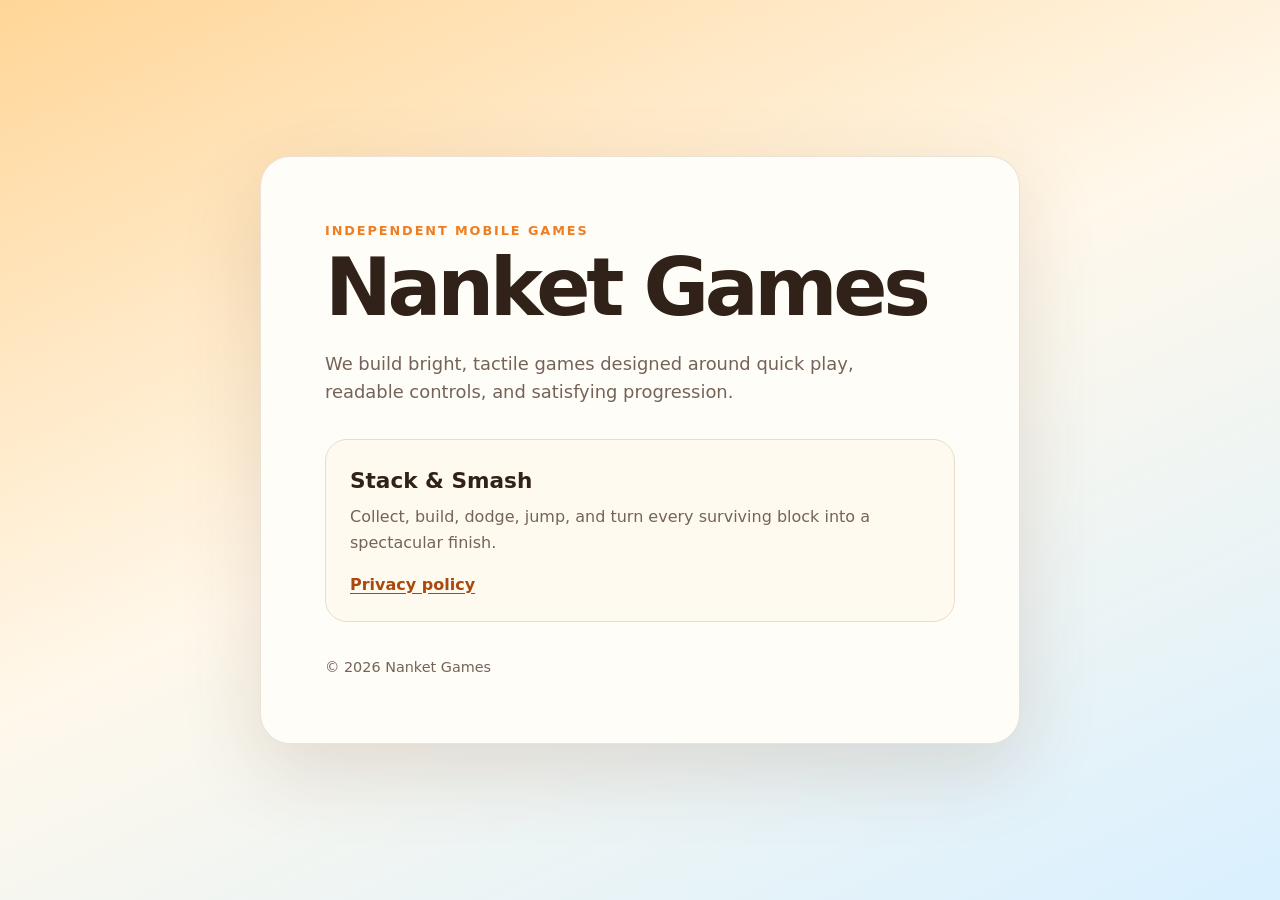
<file: index.html>
<!doctype html>
<html lang="en">
<head>
  <meta charset="utf-8">
  <meta name="viewport" content="width=device-width, initial-scale=1">
  <meta name="description" content="Nanket Games creates playful mobile experiences, including Stack &amp; Smash.">
  <title>Nanket Games</title>
  <style>
    :root { color-scheme: light; --ink:#302218; --muted:#756357; --sand:#fff8eb; --card:#fffdf8; --orange:#ef7d22; --line:#eadcc8; }
    * { box-sizing:border-box; }
    body { margin:0; min-height:100vh; display:grid; place-items:center; color:var(--ink); background:linear-gradient(155deg,#ffd698 0,#fff8eb 48%,#d9f0ff 100%); font:16px/1.6 system-ui,-apple-system,BlinkMacSystemFont,"Segoe UI",sans-serif; }
    main { width:min(760px,calc(100% - 32px)); margin:48px auto; padding:clamp(30px,7vw,64px); background:var(--card); border:1px solid rgba(120,77,35,.15); border-radius:30px; box-shadow:0 26px 80px rgba(98,55,22,.15); }
    .eyebrow { margin:0 0 8px; color:var(--orange); font-size:.8rem; font-weight:850; letter-spacing:.15em; text-transform:uppercase; }
    h1 { margin:0; font-size:clamp(2.6rem,9vw,5rem); line-height:.98; letter-spacing:-.055em; }
    .lead { max-width:560px; margin:22px 0 32px; color:var(--muted); font-size:1.12rem; }
    .game { padding:24px; border:1px solid var(--line); border-radius:22px; background:#fffaf0; }
    .game h2 { margin:0 0 6px; font-size:1.35rem; }
    .game p { margin:0 0 16px; color:var(--muted); }
    a { color:#a9490d; font-weight:720; text-underline-offset:3px; }
    footer { margin-top:34px; color:var(--muted); font-size:.9rem; }
  </style>
</head>
<body>
  <main>
    <p class="eyebrow">Independent mobile games</p>
    <h1>Nanket Games</h1>
    <p class="lead">We build bright, tactile games designed around quick play, readable controls, and satisfying progression.</p>
    <section class="game">
      <h2>Stack &amp; Smash</h2>
      <p>Collect, build, dodge, jump, and turn every surviving block into a spectacular finish.</p>
      <a href="https://nanket.github.io/stack-and-smash-privacy/">Privacy policy</a>
    </section>
    <footer>© 2026 Nanket Games</footer>
  </main>
</body>
</html>
</file>
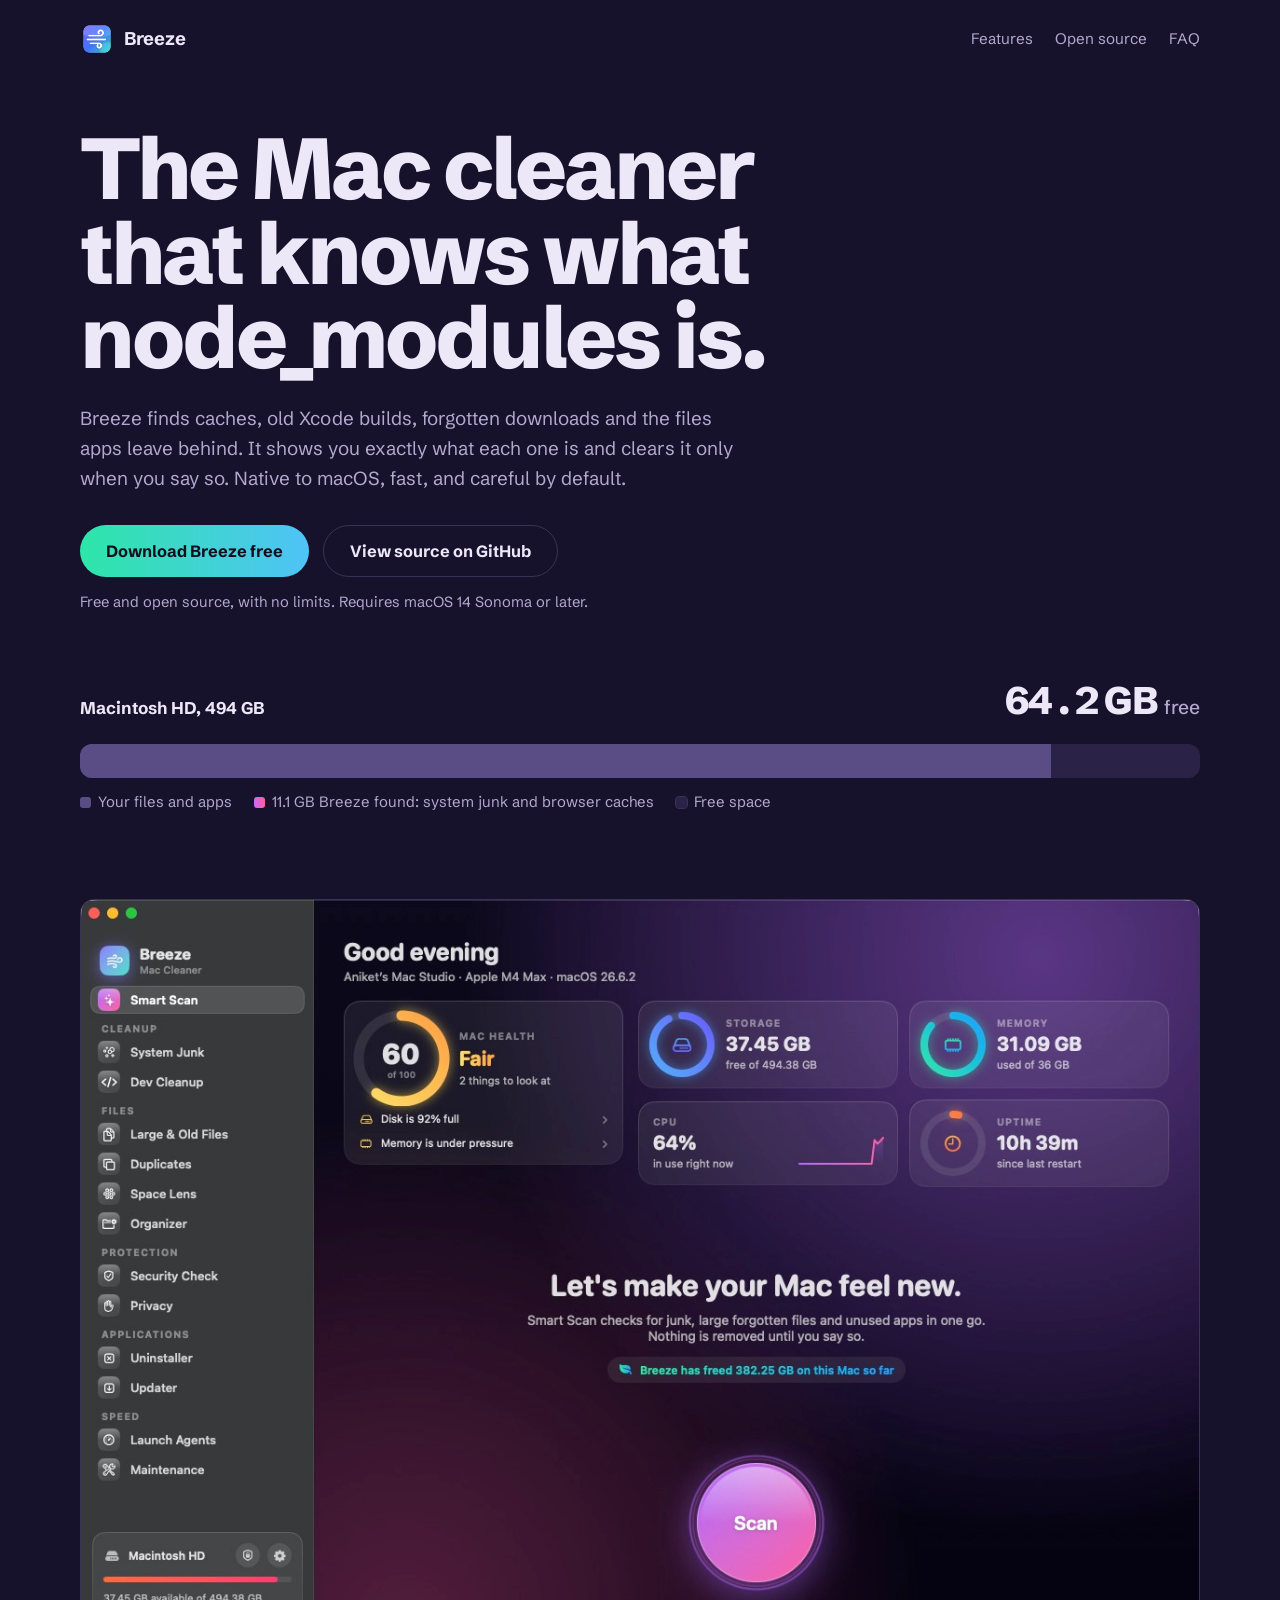
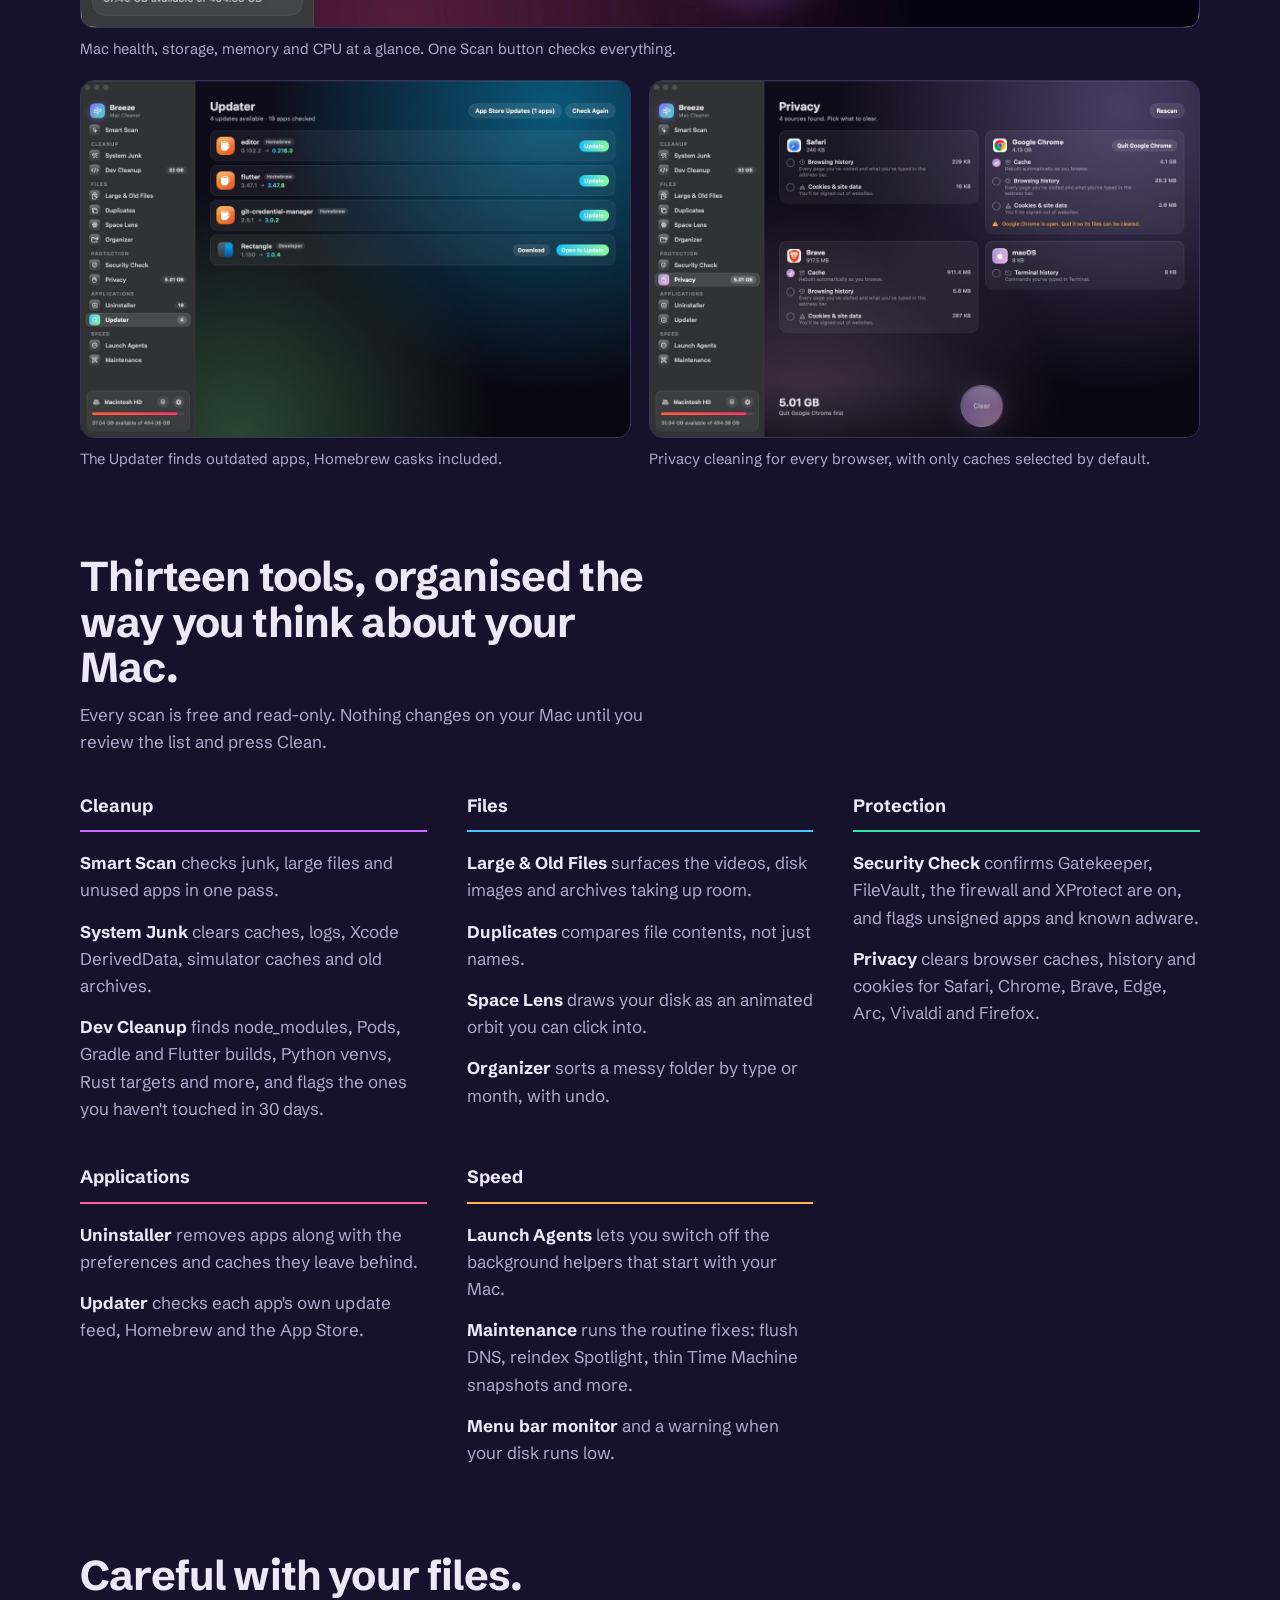
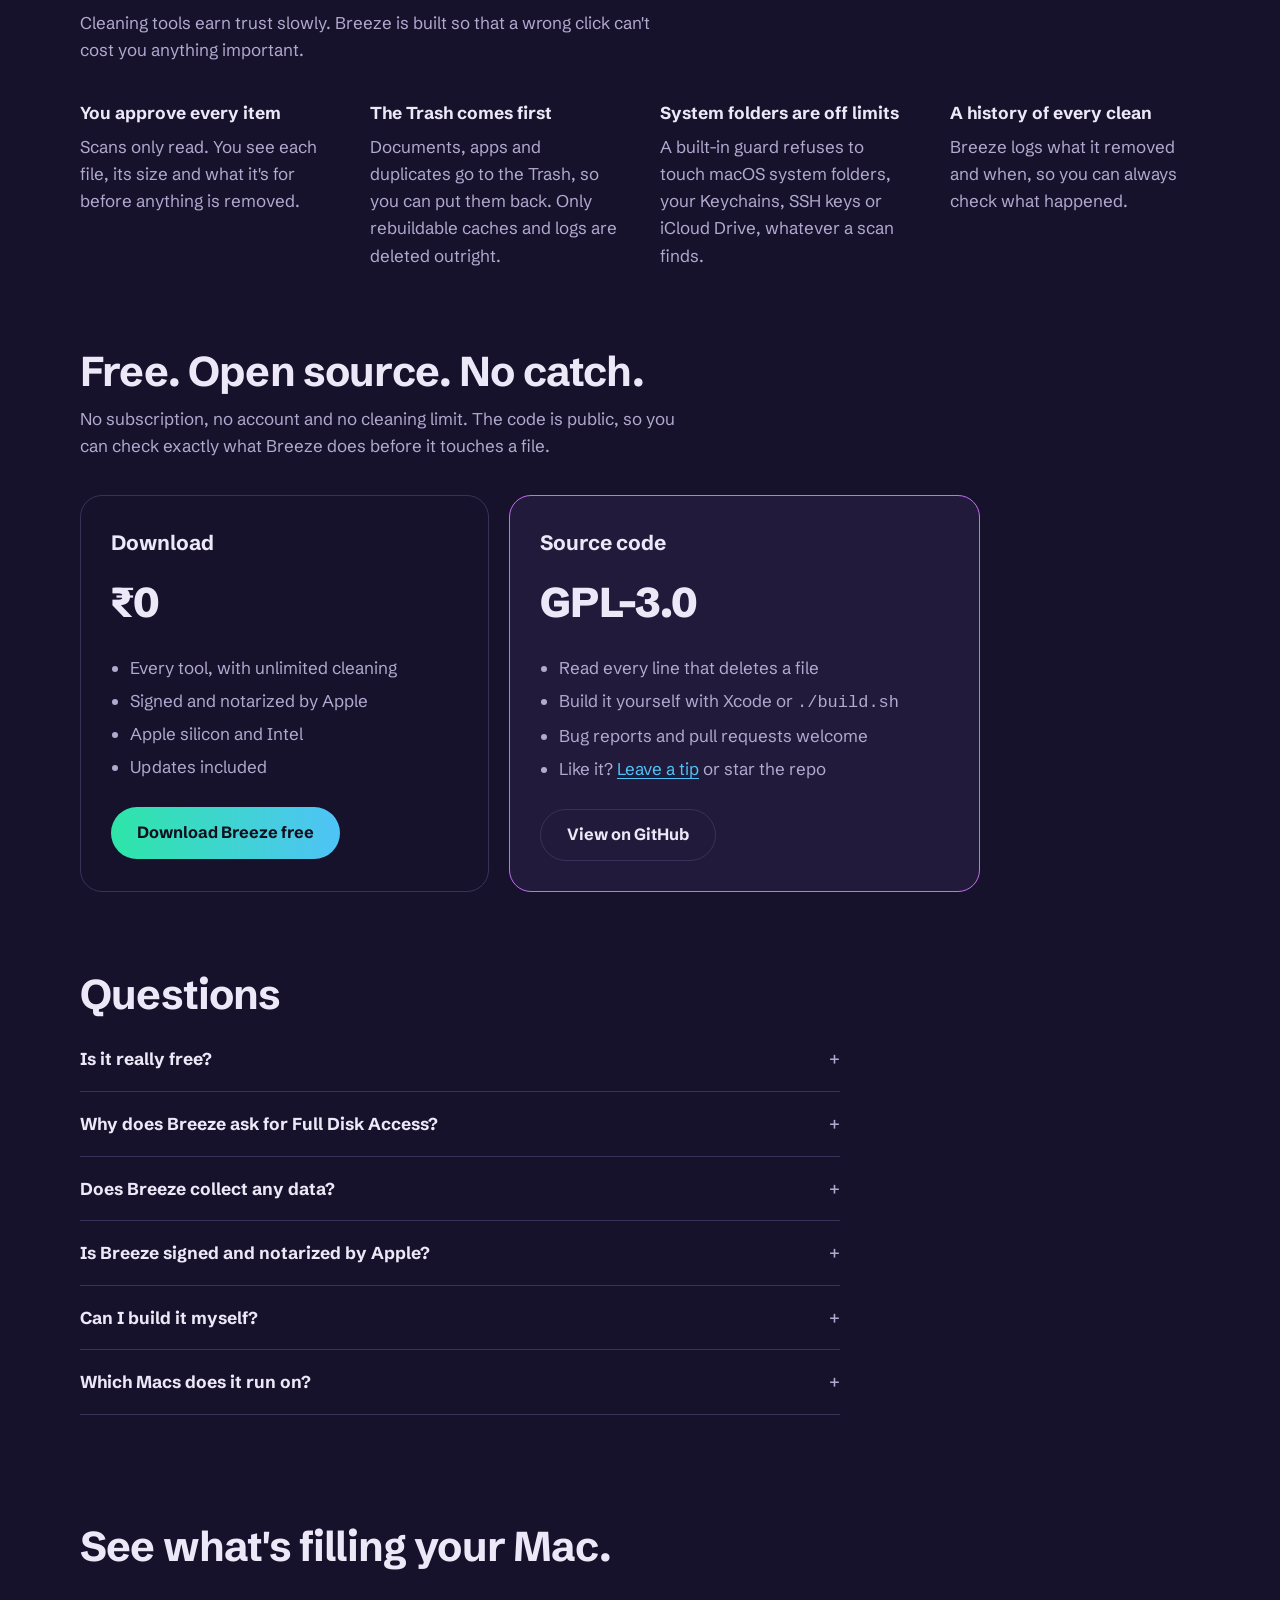
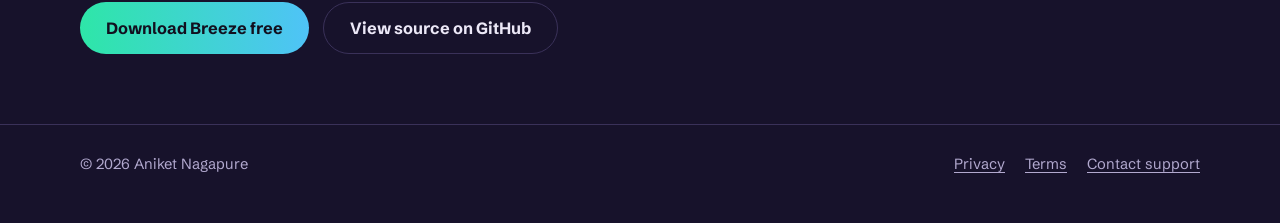
<file: breeze/index.html>
<!doctype html>
<html lang="en">
<head>
  <meta charset="utf-8">
  <meta name="viewport" content="width=device-width, initial-scale=1">
  <title>Breeze, the Mac cleaner for developers</title>
  <meta name="description" content="Breeze finds caches, old Xcode builds, node_modules, large files and app leftovers on your Mac, shows you exactly what they are, and clears them when you say so.">
  <meta property="og:title" content="Breeze, the Mac cleaner for developers">
  <meta property="og:description" content="Clear caches, Xcode builds, node_modules and app leftovers. Native for macOS. Free to try.">
  <meta property="og:image" content="https://nanket.github.io/breeze/img/home.jpg">
  <link rel="icon" href="img/favicon.png">
  <link rel="preconnect" href="https://fonts.googleapis.com">
  <link rel="preconnect" href="https://fonts.gstatic.com" crossorigin>
  <link href="https://fonts.googleapis.com/css2?family=Schibsted+Grotesk:wght@400;500;700;800&display=swap" rel="stylesheet">
  <link rel="stylesheet" href="site.css">
  <style>
    .hero { padding: 48px 0 28px; }
    .hero h1 {
      margin: 0; max-width: 15ch;
      font-size: clamp(2.6rem, 7vw, 5.4rem); line-height: .98; letter-spacing: -.035em; font-weight: 800;
    }
    .hero p.lead { max-width: 56ch; margin: 24px 0 30px; font-size: 1.18rem; color: var(--dim); }
    .actions { display: flex; flex-wrap: wrap; gap: 14px; align-items: center; }
    .btn {
      display: inline-flex; align-items: center; justify-content: center; min-height: 52px; padding: 0 26px;
      border-radius: 999px; font-weight: 700; font-size: 1.02rem; text-decoration: none;
    }
    .btn.primary { color: #12101f; background: linear-gradient(90deg, var(--mint), var(--sky)); }
    .btn.ghost { color: var(--mist); border: 1.5px solid var(--line); }
    .btn.ghost:hover { border-color: var(--dim); }
    .fine { margin-top: 14px; font-size: .92rem; color: var(--dim); }

    /* The one moving thing: the disk meter */
    .meter { margin: 56px 0 18px; }
    .meter-head { display: flex; justify-content: space-between; align-items: baseline; gap: 16px; margin-bottom: 12px; }
    .meter-head .disk { font-weight: 700; }
    .meter-head .free { font-size: clamp(1.6rem, 4vw, 2.4rem); font-weight: 800; letter-spacing: -.02em; font-variant-numeric: tabular-nums; }
    .meter-head .free small { font-size: .5em; font-weight: 500; color: var(--dim); letter-spacing: 0; }
    .bar { position: relative; height: 34px; border-radius: 12px; background: #2b2347; overflow: hidden; display: flex; }
    .bar .used { width: 86.7%; background: #5a4d86; }
    .bar .junk {
      width: 2.24%; background: linear-gradient(90deg, var(--orchid), var(--rose));
      transform-origin: left; transition: width 1.4s cubic-bezier(.6,0,.2,1) .7s, opacity .6s ease 1.9s;
    }
    .meter.cleaned .bar .junk { width: 0; opacity: 0; }
    .legend { display: flex; flex-wrap: wrap; gap: 8px 22px; margin-top: 12px; font-size: .93rem; color: var(--dim); }
    .legend i { display: inline-block; width: 11px; height: 11px; border-radius: 3px; margin-right: 7px; vertical-align: -1px; }
    .legend .k-used { background: #5a4d86; }
    .legend .k-junk { background: linear-gradient(90deg, var(--orchid), var(--rose)); }
    .legend .k-free { background: #2b2347; outline: 1px solid var(--line); }

    .shots { padding: 40px 0 10px; }
    .shots figure { margin: 0; }
    .shots img { display: block; width: 100%; height: auto; border-radius: 14px; border: 1px solid var(--line); }
    .shots .main { margin-bottom: 18px; }
    .shots .pair { display: grid; grid-template-columns: 1fr 1fr; gap: 18px; }
    .shots figcaption { margin-top: 10px; font-size: .92rem; color: var(--dim); }

    section.block { padding: 72px 0 8px; }
    section.block > h2 { font-size: clamp(1.8rem, 4vw, 2.6rem); line-height: 1.1; letter-spacing: -.02em; margin: 0 0 10px; max-width: 22ch; }
    section.block > p.intro { color: var(--dim); max-width: 60ch; margin: 0 0 36px; }

    .groups { display: grid; grid-template-columns: repeat(auto-fit, minmax(300px, 1fr)); gap: 34px 40px; }
    .group h3 { margin: 0 0 10px; font-size: 1.12rem; padding-bottom: 10px; border-bottom: 2px solid var(--c); }
    .group ul { list-style: none; padding: 0; margin: 0; }
    .group li { padding: 7px 0; color: var(--dim); }
    .group li b { color: var(--mist); font-weight: 700; }

    .safety { display: grid; grid-template-columns: repeat(auto-fit, minmax(240px, 1fr)); gap: 26px 40px; }
    .safety h3 { margin: 0 0 6px; font-size: 1.08rem; }
    .safety p { margin: 0; color: var(--dim); }

    .plans { display: grid; grid-template-columns: 1fr 1.15fr; gap: 20px; align-items: stretch; max-width: 900px; }
    .plan { padding: 30px; border-radius: var(--radius-lg); border: 1px solid var(--line); }
    .plan.pro { background: var(--night-2); border: 1.5px solid var(--orchid); }
    .plan h3 { margin: 0; font-size: 1.3rem; }
    .plan .price { font-size: 2.6rem; font-weight: 800; letter-spacing: -.02em; margin: 10px 0 2px; }
    .plan .price small { font-size: 1rem; font-weight: 500; color: var(--dim); }
    .plan ul { padding-left: 1.1em; margin: 18px 0 26px; color: var(--dim); }
    .plan li { margin: 6px 0; }

    .faq { max-width: 760px; }
    .faq details { border-bottom: 1px solid var(--line); padding: 18px 0; }
    .faq summary { cursor: pointer; font-weight: 700; font-size: 1.08rem; list-style: none; }
    .faq summary::-webkit-details-marker { display: none; }
    .faq summary::after { content: "+"; float: right; color: var(--dim); font-weight: 500; }
    .faq details[open] summary::after { content: "–"; }
    .faq details p { color: var(--dim); margin: 10px 0 0; }

    .closing { padding: 90px 0 70px; }
    .closing h2 { font-size: clamp(1.8rem, 4vw, 2.6rem); margin: 0 0 22px; letter-spacing: -.02em; }

    @media (max-width: 700px) {
      .top nav a.hide-sm { display: none; }
      .shots .pair { grid-template-columns: 1fr; }
      .plans { grid-template-columns: 1fr; }
      .meter-head { flex-direction: column; gap: 2px; }
    }
    @media (prefers-reduced-motion: reduce) {
      .bar .junk { transition: none; }
    }
  </style>
</head>
<body>
  <header class="wrap top">
    <a class="brand" href="./"><img src="img/icon.png" alt="" width="34" height="34">Breeze</a>
    <nav aria-label="Main">
      <a class="hide-sm" href="#features">Features</a>
      <a class="hide-sm" href="#open-source">Open source</a>
      <a href="#faq">FAQ</a>
    </nav>
  </header>

  <main>
    <section class="wrap hero">
      <h1>The Mac cleaner that knows what node_modules is.</h1>
      <p class="lead">Breeze finds caches, old Xcode builds, forgotten downloads and the files apps leave behind. It shows you exactly what each one is and clears it only when you say so. Native to macOS, fast, and careful by default.</p>
      <div class="actions">
        <a class="btn primary" href="Breeze-1.4.zip">Download Breeze free</a>
        <a class="btn ghost" href="https://github.com/nanket/breeze">View source on GitHub</a>
      </div>
      <p class="fine">Free and open source, with no limits. Requires macOS 14 Sonoma or later.</p>

      <div class="meter" id="meter" aria-label="Example: free space on a Mac Studio before and after cleaning">
        <div class="meter-head">
          <span class="disk">Macintosh HD, 494 GB</span>
          <span class="free"><span id="free">54.6</span> GB <small>free</small></span>
        </div>
        <div class="bar" role="img" aria-label="11.1 GB of junk and browser cache cleared, free space grows from 54.6 GB to 65.7 GB">
          <div class="used"></div><div class="junk"></div>
        </div>
        <div class="legend">
          <span><i class="k-used"></i>Your files and apps</span>
          <span><i class="k-junk"></i>11.1 GB Breeze found: system junk and browser caches</span>
          <span><i class="k-free"></i>Free space</span>
        </div>
      </div>
    </section>

    <section class="wrap shots" aria-label="Screenshots">
      <figure class="main">
        <img src="img/home.jpg" alt="Breeze home screen showing Mac health score, storage, memory, CPU and uptime, with a Scan button" width="1200" height="780">
        <figcaption>Mac health, storage, memory and CPU at a glance. One Scan button checks everything.</figcaption>
      </figure>
      <div class="pair">
        <figure>
          <img src="img/updater.jpg" alt="Breeze Updater listing outdated apps from Homebrew and developer update feeds" width="1200" height="780" loading="lazy">
          <figcaption>The Updater finds outdated apps, Homebrew casks included.</figcaption>
        </figure>
        <figure>
          <img src="img/privacy.jpg" alt="Breeze Privacy screen listing cache, history and cookies for Safari, Chrome and Brave" width="1200" height="780" loading="lazy">
          <figcaption>Privacy cleaning for every browser, with only caches selected by default.</figcaption>
        </figure>
      </div>
    </section>

    <section class="wrap block" id="features">
      <h2>Thirteen tools, organised the way you think about your Mac.</h2>
      <p class="intro">Every scan is free and read-only. Nothing changes on your Mac until you review the list and press Clean.</p>
      <div class="groups">
        <div class="group" style="--c: var(--orchid)">
          <h3>Cleanup</h3>
          <ul>
            <li><b>Smart Scan</b> checks junk, large files and unused apps in one pass.</li>
            <li><b>System Junk</b> clears caches, logs, Xcode DerivedData, simulator caches and old archives.</li>
            <li><b>Dev Cleanup</b> finds node_modules, Pods, Gradle and Flutter builds, Python venvs, Rust targets and more, and flags the ones you haven't touched in 30 days.</li>
          </ul>
        </div>
        <div class="group" style="--c: var(--sky)">
          <h3>Files</h3>
          <ul>
            <li><b>Large &amp; Old Files</b> surfaces the videos, disk images and archives taking up room.</li>
            <li><b>Duplicates</b> compares file contents, not just names.</li>
            <li><b>Space Lens</b> draws your disk as an animated orbit you can click into.</li>
            <li><b>Organizer</b> sorts a messy folder by type or month, with undo.</li>
          </ul>
        </div>
        <div class="group" style="--c: var(--mint)">
          <h3>Protection</h3>
          <ul>
            <li><b>Security Check</b> confirms Gatekeeper, FileVault, the firewall and XProtect are on, and flags unsigned apps and known adware.</li>
            <li><b>Privacy</b> clears browser caches, history and cookies for Safari, Chrome, Brave, Edge, Arc, Vivaldi and Firefox.</li>
          </ul>
        </div>
        <div class="group" style="--c: var(--rose)">
          <h3>Applications</h3>
          <ul>
            <li><b>Uninstaller</b> removes apps along with the preferences and caches they leave behind.</li>
            <li><b>Updater</b> checks each app's own update feed, Homebrew and the App Store.</li>
          </ul>
        </div>
        <div class="group" style="--c: #ffb547">
          <h3>Speed</h3>
          <ul>
            <li><b>Launch Agents</b> lets you switch off the background helpers that start with your Mac.</li>
            <li><b>Maintenance</b> runs the routine fixes: flush DNS, reindex Spotlight, thin Time Machine snapshots and more.</li>
            <li><b>Menu bar monitor</b> and a warning when your disk runs low.</li>
          </ul>
        </div>
      </div>
    </section>

    <section class="wrap block">
      <h2>Careful with your files.</h2>
      <p class="intro">Cleaning tools earn trust slowly. Breeze is built so that a wrong click can't cost you anything important.</p>
      <div class="safety">
        <div><h3>You approve every item</h3><p>Scans only read. You see each file, its size and what it's for before anything is removed.</p></div>
        <div><h3>The Trash comes first</h3><p>Documents, apps and duplicates go to the Trash, so you can put them back. Only rebuildable caches and logs are deleted outright.</p></div>
        <div><h3>System folders are off limits</h3><p>A built-in guard refuses to touch macOS system folders, your Keychains, SSH keys or iCloud Drive, whatever a scan finds.</p></div>
        <div><h3>A history of every clean</h3><p>Breeze logs what it removed and when, so you can always check what happened.</p></div>
      </div>
    </section>

    <section class="wrap block" id="open-source">
      <h2>Free. Open source. No catch.</h2>
      <p class="intro">No subscription, no account and no cleaning limit. The code is public, so you can check exactly what Breeze does before it touches a file.</p>
      <div class="plans">
        <div class="plan">
          <h3>Download</h3>
          <div class="price">₹0</div>
          <ul>
            <li>Every tool, with unlimited cleaning</li>
            <li>Signed and notarized by Apple</li>
            <li>Apple silicon and Intel</li>
            <li>Updates included</li>
          </ul>
          <a class="btn primary" href="Breeze-1.4.zip">Download Breeze free</a>
        </div>
        <div class="plan pro">
          <h3>Source code</h3>
          <div class="price">GPL-3.0</div>
          <ul>
            <li>Read every line that deletes a file</li>
            <li>Build it yourself with Xcode or <code>./build.sh</code></li>
            <li>Bug reports and pull requests welcome</li>
            <li>Like it? <a href="https://aniketpure.gumroad.com/l/breeze">Leave a tip</a> or star the repo</li>
          </ul>
          <a class="btn ghost" href="https://github.com/nanket/breeze">View on GitHub</a>
        </div>
      </div>
    </section>

    <section class="wrap block" id="faq">
      <h2>Questions</h2>
      <div class="faq">
        <details>
          <summary>Is it really free?</summary>
          <p>Yes. Every tool works with no cleaning limit and no account. Breeze is open source under the GPL-3.0. If it helps you, you can <a href="https://aniketpure.gumroad.com/l/breeze">leave a tip</a>, but a tip doesn't unlock anything.</p>
        </details>
        <details>
          <summary>Why does Breeze ask for Full Disk Access?</summary>
          <p>macOS hides some caches, Safari data and Mail downloads from apps unless you allow it. Breeze works without it, but scans will miss those places. You can turn it on from the lock icon at the bottom of the sidebar.</p>
        </details>
        <details>
          <summary>Does Breeze collect any data?</summary>
          <p>No. There's no analytics or tracking. The only network requests are a daily check for a new version and, when you open the Updater, each app's own update feed. The code is public, so you can check. Read the <a href="privacy.html">privacy policy</a>.</p>
        </details>
        <details>
          <summary>Is Breeze signed and notarized by Apple?</summary>
          <p>Yes. Breeze is signed with a Developer ID and notarized by Apple, so it opens normally without security warnings.</p>
        </details>
        <details>
          <summary>Can I build it myself?</summary>
          <p>Yes. Clone the repo and run <code>./build.sh</code> on an Apple silicon Mac, or open <code>Breeze.xcodeproj</code> in Xcode. The README has the details.</p>
        </details>
        <details>
          <summary>Which Macs does it run on?</summary>
          <p>Any Mac with macOS 14 Sonoma or later, Apple silicon or Intel.</p>
        </details>
      </div>
    </section>

    <section class="wrap closing">
      <h2>See what's filling your Mac.</h2>
      <div class="actions">
        <a class="btn primary" href="Breeze-1.4.zip">Download Breeze free</a>
        <a class="btn ghost" href="https://github.com/nanket/breeze">View source on GitHub</a>
      </div>
    </section>
  </main>

  <footer class="site">
    <div class="wrap">
      <span>© 2026 Aniket Nagapure</span>
      <nav aria-label="Legal">
        <a href="privacy.html">Privacy</a>
        <a href="terms.html">Terms</a>
        <a href="mailto:aniketvnagapure@gmail.com?subject=Breeze">Contact support</a>
      </nav>
    </div>
  </footer>

  <script>
    (function () {
      var meter = document.getElementById('meter');
      var free = document.getElementById('free');
      var reduce = window.matchMedia('(prefers-reduced-motion: reduce)').matches;
      var from = 54.6, to = 65.7;
      function run() {
        meter.classList.add('cleaned');
        if (reduce) { free.textContent = to.toFixed(1); return; }
        var start = null, delay = 700, dur = 1400;
        function step(t) {
          if (start === null) start = t;
          var p = Math.min(Math.max((t - start - delay) / dur, 0), 1);
          var e = p < .5 ? 2 * p * p : 1 - Math.pow(-2 * p + 2, 2) / 2;
          free.textContent = (from + (to - from) * e).toFixed(1);
          if (p < 1) requestAnimationFrame(step);
        }
        requestAnimationFrame(step);
      }
      if ('IntersectionObserver' in window) {
        var io = new IntersectionObserver(function (es) {
          if (es[0].isIntersecting) { io.disconnect(); run(); }
        }, { threshold: .4 });
        io.observe(meter);
      } else { run(); }
    })();
  </script>
</body>
</html>
</file>
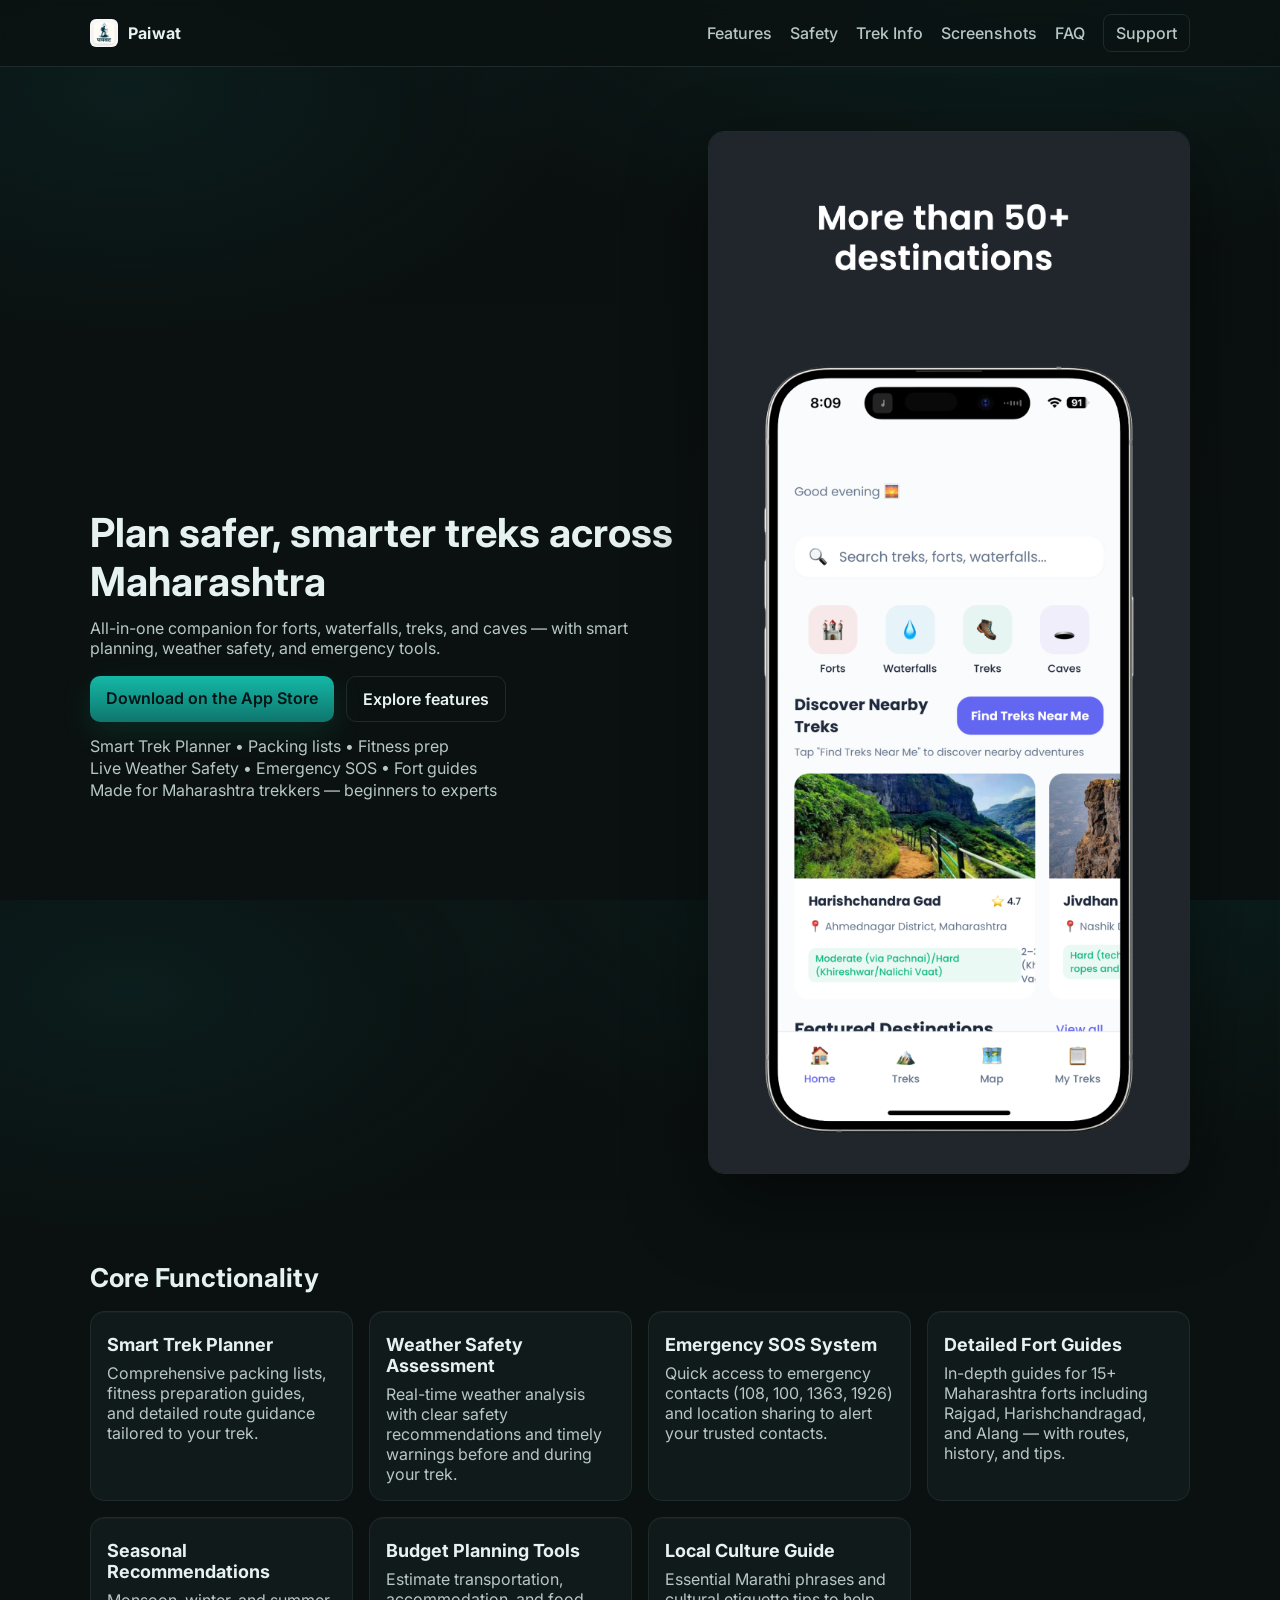
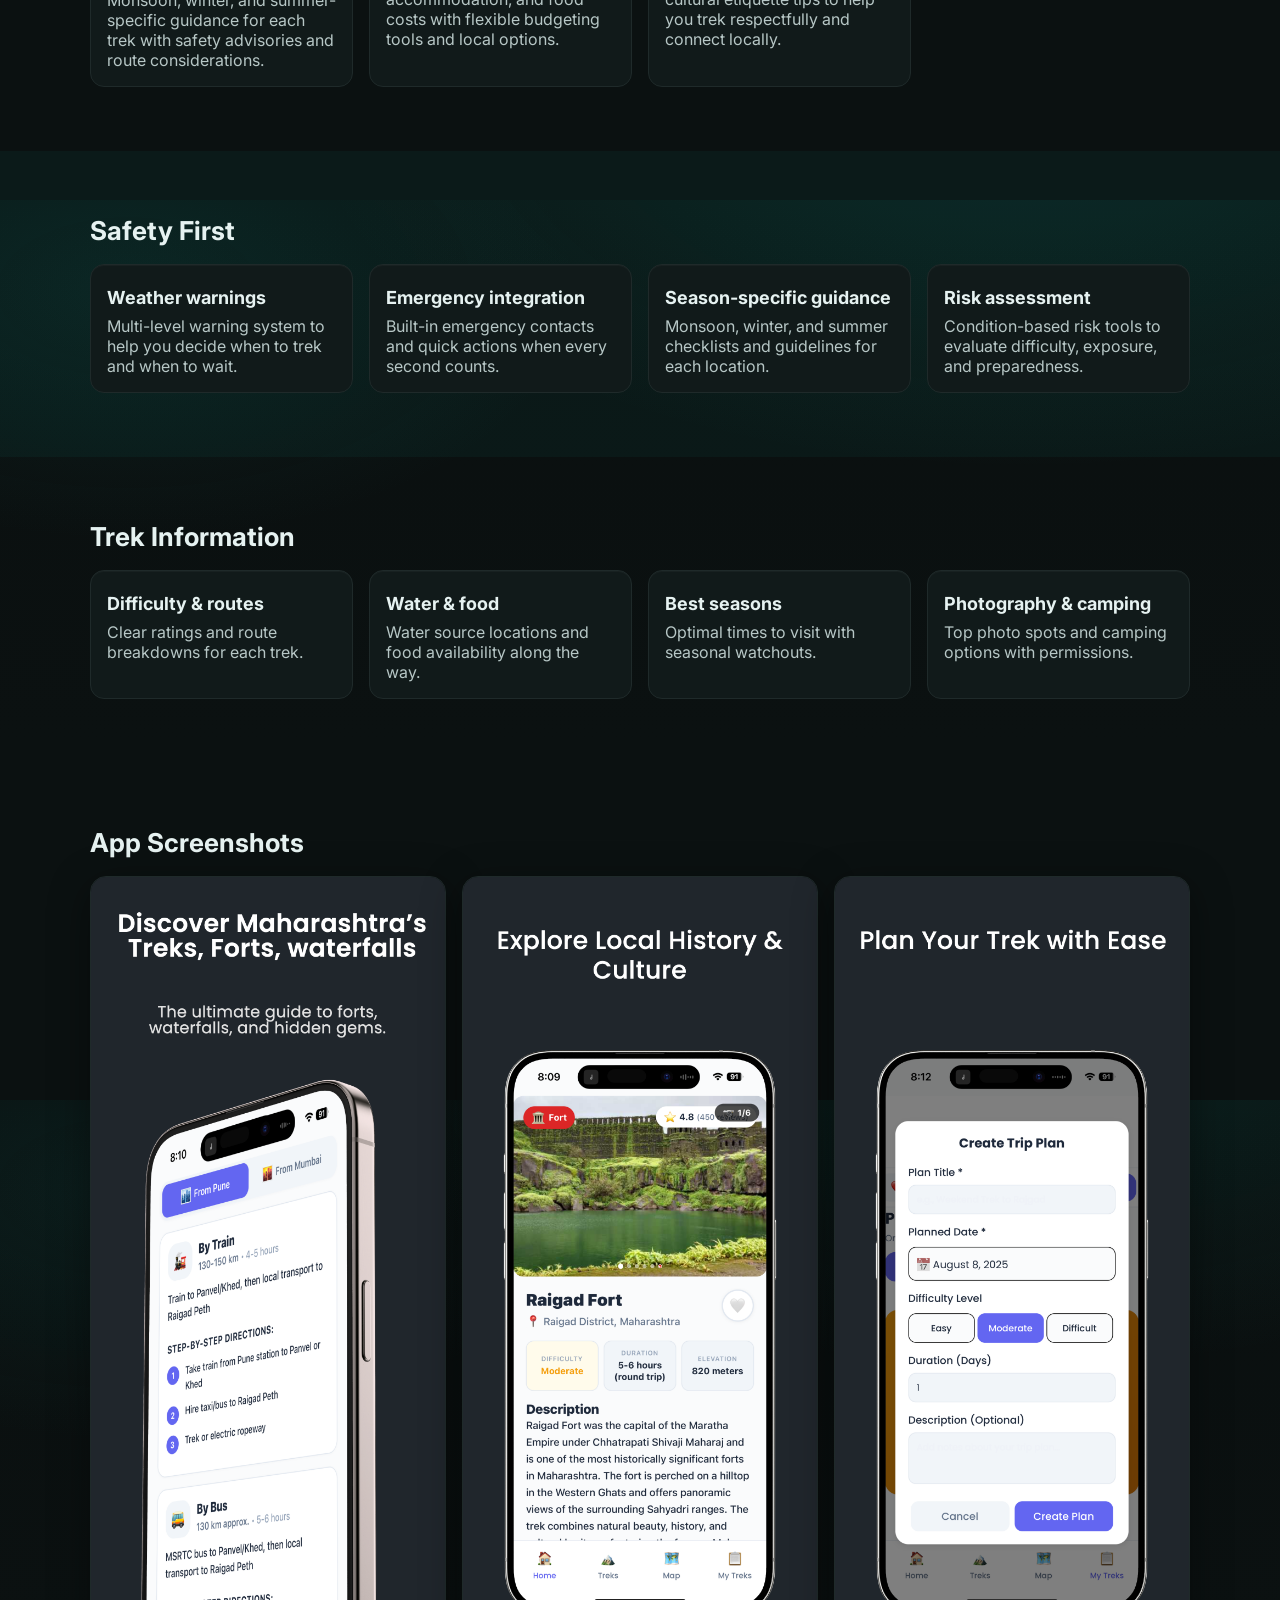
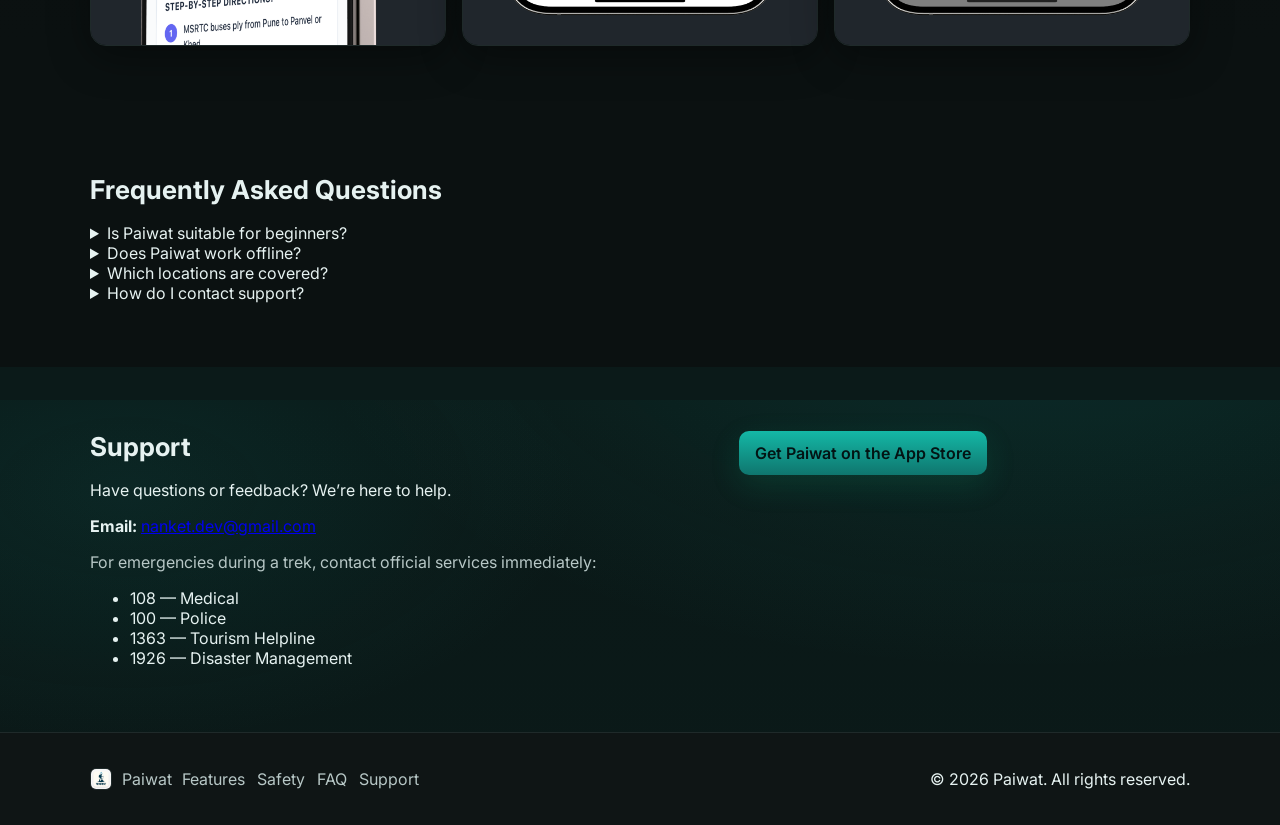
<file: paiwat-website/index.html>
<!DOCTYPE html>
<html lang="en">
<head>
  <meta charset="utf-8" />
  <meta name="viewport" content="width=device-width, initial-scale=1" />
  <title>Paiwat — Maharashtra Trek Planning and Safety Companion</title>
  <meta name="description" content="Paiwat is your complete trek planning and safety companion for Maharashtra's forts, waterfalls, treks, and caves. Smart planner, weather safety, emergency SOS, detailed guides, and more." />
  <meta name="theme-color" content="#0f766e" />
  <link rel="icon" href="assets/3.png" type="image/png" />

  <!-- Open Graph -->
  <meta property="og:type" content="website" />
  <meta property="og:title" content="Paiwat — Maharashtra Trek Planning and Safety Companion" />
  <meta property="og:description" content="Plan safer, smarter treks across Maharashtra. Weather safety, emergency SOS, detailed fort guides, packing lists, and more." />
  <meta property="og:image" content="assets/2.png" />
  <meta property="og:url" content="https://paiwat.app/" />

  <!-- Twitter -->
  <meta name="twitter:card" content="summary_large_image" />
  <meta name="twitter:title" content="Paiwat — Maharashtra Trek Planning and Safety Companion" />
  <meta name="twitter:description" content="Your all-in-one trek planning and safety companion for Maharashtra's forts and trails." />
  <meta name="twitter:image" content="assets/2.png" />

  <!-- Apple Smart App Banner (replace YOUR_APP_ID) -->
  <!-- <meta name="apple-itunes-app" content="app-id=YOUR_APP_ID"> -->

  <link rel="preconnect" href="https://fonts.googleapis.com">
  <link rel="preconnect" href="https://fonts.gstatic.com" crossorigin>
  <link href="https://fonts.googleapis.com/css2?family=Inter:wght@400;500;600;700&display=swap" rel="stylesheet">

  <link rel="stylesheet" href="styles.css" />

  <script type="application/ld+json">
  {
    "@context": "https://schema.org",
    "@type": "MobileApplication",
    "name": "Paiwat",
    "operatingSystem": "iOS",
    "applicationCategory": "TravelApplication",
    "description": "Complete trek planning and safety companion for Maharashtra's forts, waterfalls, treks, and caves.",
    "url": "https://paiwat.app/",
    "publisher": { "@type": "Organization", "name": "Paiwat" }
  }
  </script>
</head>
<body>
  <header class="site-header">
    <div class="container header-inner">
      <a class="brand" href="#">
        <img src="appstore.png" alt="Paiwat app icon" class="brand-icon" />
        <span class="brand-name">Paiwat</span>
      </a>
      <nav class="nav" id="mainNav" aria-label="Primary">
        <a href="#features">Features</a>
        <a href="#safety">Safety</a>
        <a href="#trek-info">Trek Info</a>
        <a href="#screenshots">Screenshots</a>
        <a href="#faq">FAQ</a>
        <a href="#support" class="btn btn-small">Support</a>
      </nav>
      <button class="nav-toggle" id="navToggle" aria-controls="mainNav" aria-expanded="false" aria-label="Toggle navigation">☰</button>
    </div>
  </header>

  <main>
    <section class="hero" id="top">
      <div class="container hero-inner">
        <div class="hero-copy">
          <h1>Plan safer, smarter treks across Maharashtra</h1>
          <p class="lead">All-in-one companion for forts, waterfalls, treks, and caves — with smart planning, weather safety, and emergency tools.</p>
          <div class="cta-group">
            <a class="btn btn-primary" href="#" id="appStoreLink" rel="noopener" aria-label="Download on the App Store">Download on the App Store</a>
            <a class="btn btn-outline" href="#features">Explore features</a>
          </div>
          <ul class="hero-highlights">
            <li>Smart Trek Planner • Packing lists • Fitness prep</li>
            <li>Live Weather Safety • Emergency SOS • Fort guides</li>
            <li>Made for Maharashtra trekkers — beginners to experts</li>
          </ul>
        </div>
        <div class="hero-art">
          <img src="assets/2.png" alt="Paiwat app screens preview" />
        </div>
      </div>
    </section>

    <section class="section" id="features">
      <div class="container">
        <h2>Core Functionality</h2>
        <div class="grid features-grid">
          <div class="card">
            <h3>Smart Trek Planner</h3>
            <p>Comprehensive packing lists, fitness preparation guides, and detailed route guidance tailored to your trek.</p>
          </div>
          <div class="card">
            <h3>Weather Safety Assessment</h3>
            <p>Real-time weather analysis with clear safety recommendations and timely warnings before and during your trek.</p>
          </div>
          <div class="card">
            <h3>Emergency SOS System</h3>
            <p>Quick access to emergency contacts (108, 100, 1363, 1926) and location sharing to alert your trusted contacts.</p>
          </div>
          <div class="card">
            <h3>Detailed Fort Guides</h3>
            <p>In-depth guides for 15+ Maharashtra forts including Rajgad, Harishchandragad, and Alang — with routes, history, and tips.</p>
          </div>
          <div class="card">
            <h3>Seasonal Recommendations</h3>
            <p>Monsoon, winter, and summer-specific guidance for each trek with safety advisories and route considerations.</p>
          </div>
          <div class="card">
            <h3>Budget Planning Tools</h3>
            <p>Estimate transportation, accommodation, and food costs with flexible budgeting tools and local options.</p>
          </div>
          <div class="card">
            <h3>Local Culture Guide</h3>
            <p>Essential Marathi phrases and cultural etiquette tips to help you trek respectfully and connect locally.</p>
          </div>
        </div>
      </div>
    </section>

    <section class="section section-accent" id="safety">
      <div class="container">
        <h2>Safety First</h2>
        <div class="grid features-grid">
          <div class="card">
            <h3>Weather warnings</h3>
            <p>Multi-level warning system to help you decide when to trek and when to wait.</p>
          </div>
          <div class="card">
            <h3>Emergency integration</h3>
            <p>Built-in emergency contacts and quick actions when every second counts.</p>
          </div>
          <div class="card">
            <h3>Season-specific guidance</h3>
            <p>Monsoon, winter, and summer checklists and guidelines for each location.</p>
          </div>
          <div class="card">
            <h3>Risk assessment</h3>
            <p>Condition-based risk tools to evaluate difficulty, exposure, and preparedness.</p>
          </div>
        </div>
      </div>
    </section>

    <section class="section" id="trek-info">
      <div class="container">
        <h2>Trek Information</h2>
        <div class="grid features-grid">
          <div class="card"><h3>Difficulty & routes</h3><p>Clear ratings and route breakdowns for each trek.</p></div>
          <div class="card"><h3>Water & food</h3><p>Water source locations and food availability along the way.</p></div>
          <div class="card"><h3>Best seasons</h3><p>Optimal times to visit with seasonal watchouts.</p></div>
          <div class="card"><h3>Photography & camping</h3><p>Top photo spots and camping options with permissions.</p></div>
        </div>
      </div>
    </section>

    <section class="section" id="screenshots">
      <div class="container">
        <h2>App Screenshots</h2>
        <div class="screenshots">
          <img src="assets/1.png" alt="Planner screen" />
          <img src="assets/4.png" alt="Weather safety screen" />
          <img src="assets/5.png" alt="Fort guide screen" />
        </div>
      </div>
    </section>

    <section class="section" id="faq">
      <div class="container">
        <h2>Frequently Asked Questions</h2>
        <details>
          <summary>Is Paiwat suitable for beginners?</summary>
          <p>Yes. Paiwat is built for both beginners and experienced trekkers with clear difficulty ratings, preparation guides, and safety tips.</p>
        </details>
        <details>
          <summary>Does Paiwat work offline?</summary>
          <p>Key information like packing lists and route notes can be accessed offline. Weather and live features need connectivity.</p>
        </details>
        <details>
          <summary>Which locations are covered?</summary>
          <p>15+ Maharashtra forts including Rajgad, Harishchandragad, Alang, and more — with ongoing updates.</p>
        </details>
        <details>
          <summary>How do I contact support?</summary>
          <p>Use the email below or the in‑app support. For emergencies, contact official services directly.</p>
        </details>
      </div>
    </section>

    <section class="section section-accent" id="support">
      <div class="container support">
        <div>
          <h2>Support</h2>
          <p>Have questions or feedback? We’re here to help.</p>
          <p><strong>Email:</strong> <a href="mailto:nanket.dev@gmail.com">nanket.dev@gmail.com</a>
          <p class="note">For emergencies during a trek, contact official services immediately:</p>
          <ul class="emergency-list">
            <li>108 — Medical</li>
            <li>100 — Police</li>
            <li>1363 — Tourism Helpline</li>
            <li>1926 — Disaster Management</li>
          </ul>
        </div>
        <div class="support-cta">
          <a class="btn btn-primary" href="#" id="appStoreLink2" rel="noopener">Get Paiwat on the App Store</a>
        </div>
      </div>
    </section>
  </main>

  <footer class="site-footer">
    <div class="container footer-inner">
      <div class="footer-brand">
        <img src="appstore.png" alt="Paiwat" />
        <span>Paiwat</span>
      </div>
      <nav aria-label="Footer">
        <a href="#features">Features</a>
        <a href="#safety">Safety</a>
        <a href="#faq">FAQ</a>
        <a href="#support">Support</a>
      </nav>
      <p class="copyright">© <span id="year"></span> Paiwat. All rights reserved.</p>
    </div>
  </footer>

  <script src="script.js"></script>
</body>
</html>
</file>
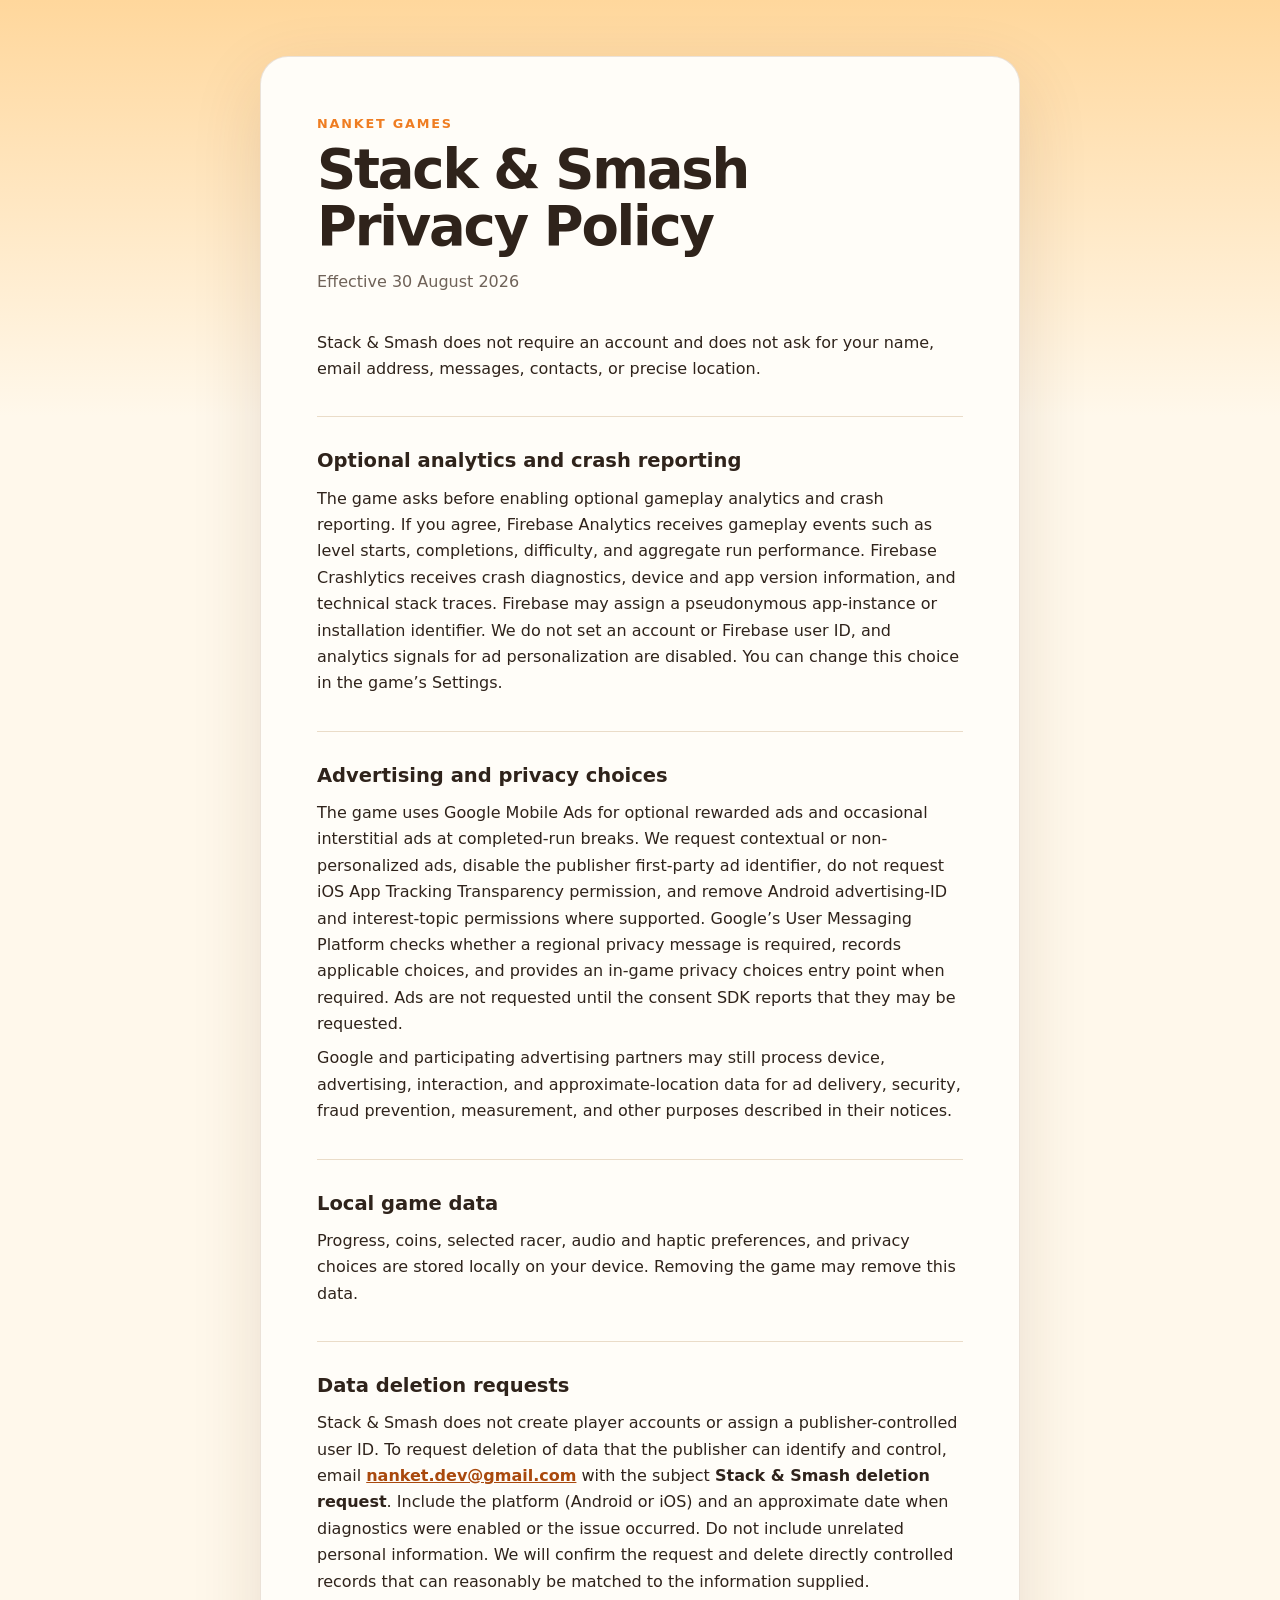
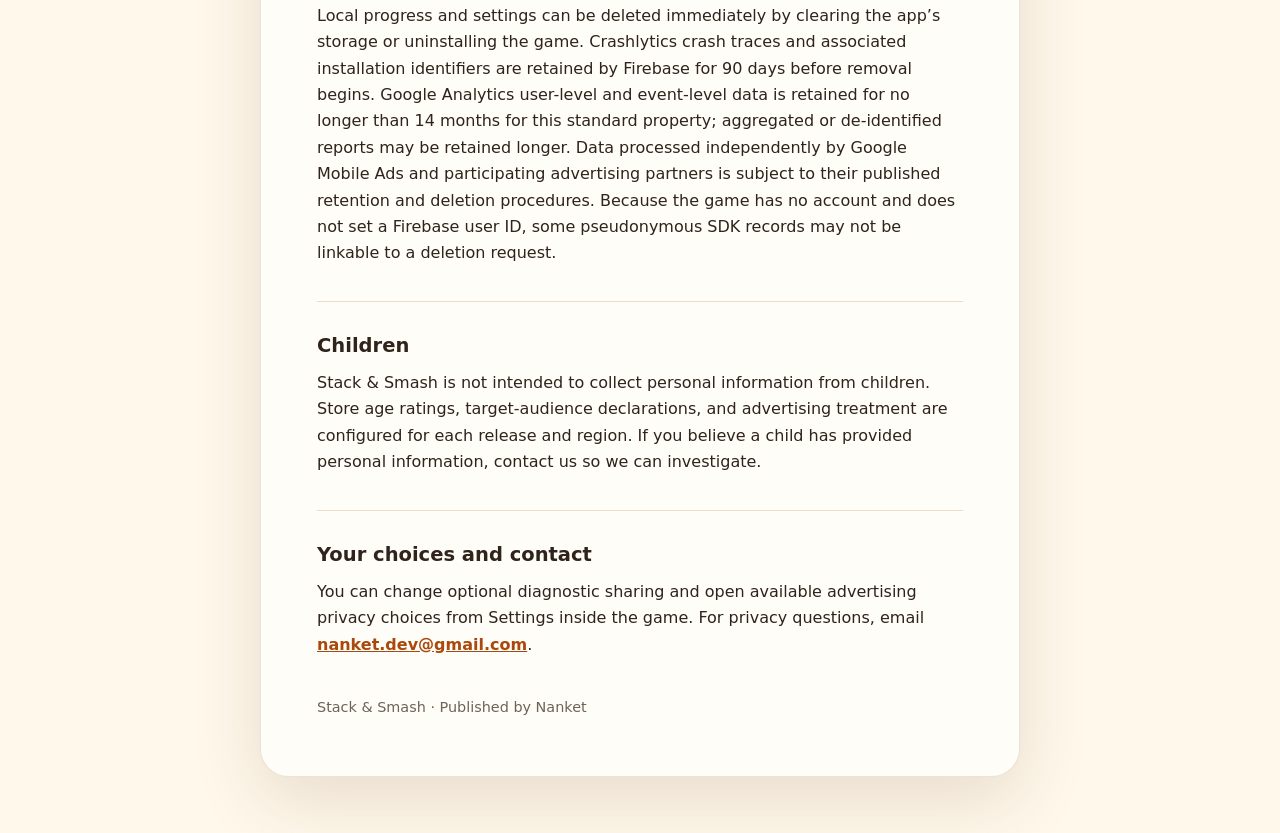
<file: stack-and-smash-privacy/index.html>
<!doctype html>
<html lang="en">
<head>
  <meta charset="utf-8">
  <meta name="viewport" content="width=device-width, initial-scale=1">
  <meta name="description" content="Privacy policy for Stack &amp; Smash by Nanket.">
  <title>Stack &amp; Smash — Privacy Policy</title>
  <style>
    :root { color-scheme: light; --ink:#2f231b; --muted:#6f6258; --sand:#fff8eb; --card:#fffdf8; --orange:#ef7d22; --line:#eadcc8; }
    * { box-sizing:border-box; }
    body { margin:0; color:var(--ink); background:linear-gradient(180deg,#ffd79c 0,#fff8eb 26rem); font:16px/1.65 system-ui,-apple-system,BlinkMacSystemFont,"Segoe UI",sans-serif; }
    main { width:min(760px,calc(100% - 32px)); margin:56px auto; padding:clamp(28px,6vw,56px); background:var(--card); border:1px solid rgba(120,77,35,.15); border-radius:28px; box-shadow:0 24px 70px rgba(98,55,22,.14); }
    .eyebrow { margin:0 0 8px; color:var(--orange); font-size:.8rem; font-weight:800; letter-spacing:.14em; text-transform:uppercase; }
    h1 { margin:0; font-size:clamp(2rem,7vw,3.4rem); line-height:1.04; letter-spacing:-.04em; }
    .date { margin:14px 0 34px; color:var(--muted); }
    h2 { margin:34px 0 8px; padding-top:28px; border-top:1px solid var(--line); font-size:1.22rem; }
    p { margin:8px 0 0; }
    a { color:#a9490d; font-weight:650; }
    footer { margin-top:38px; color:var(--muted); font-size:.9rem; }
  </style>
</head>
<body>
  <main>
    <p class="eyebrow">Nanket Games</p>
    <h1>Stack &amp; Smash Privacy Policy</h1>
    <p class="date">Effective 30 August 2026</p>

    <p>Stack &amp; Smash does not require an account and does not ask for your name, email address, messages, contacts, or precise location.</p>

    <h2>Optional analytics and crash reporting</h2>
    <p>The game asks before enabling optional gameplay analytics and crash reporting. If you agree, Firebase Analytics receives gameplay events such as level starts, completions, difficulty, and aggregate run performance. Firebase Crashlytics receives crash diagnostics, device and app version information, and technical stack traces. Firebase may assign a pseudonymous app-instance or installation identifier. We do not set an account or Firebase user ID, and analytics signals for ad personalization are disabled. You can change this choice in the game’s Settings.</p>

    <h2>Advertising and privacy choices</h2>
    <p>The game uses Google Mobile Ads for optional rewarded ads and occasional interstitial ads at completed-run breaks. We request contextual or non-personalized ads, disable the publisher first-party ad identifier, do not request iOS App Tracking Transparency permission, and remove Android advertising-ID and interest-topic permissions where supported. Google’s User Messaging Platform checks whether a regional privacy message is required, records applicable choices, and provides an in-game privacy choices entry point when required. Ads are not requested until the consent SDK reports that they may be requested.</p>
    <p>Google and participating advertising partners may still process device, advertising, interaction, and approximate-location data for ad delivery, security, fraud prevention, measurement, and other purposes described in their notices.</p>

    <h2>Local game data</h2>
    <p>Progress, coins, selected racer, audio and haptic preferences, and privacy choices are stored locally on your device. Removing the game may remove this data.</p>

    <h2>Data deletion requests</h2>
    <p>Stack &amp; Smash does not create player accounts or assign a publisher-controlled user ID. To request deletion of data that the publisher can identify and control, email <a href="mailto:nanket.dev@gmail.com?subject=Stack%20%26%20Smash%20deletion%20request">nanket.dev@gmail.com</a> with the subject <strong>Stack &amp; Smash deletion request</strong>. Include the platform (Android or iOS) and an approximate date when diagnostics were enabled or the issue occurred. Do not include unrelated personal information. We will confirm the request and delete directly controlled records that can reasonably be matched to the information supplied.</p>
    <p>Local progress and settings can be deleted immediately by clearing the app’s storage or uninstalling the game. Crashlytics crash traces and associated installation identifiers are retained by Firebase for 90 days before removal begins. Google Analytics user-level and event-level data is retained for no longer than 14 months for this standard property; aggregated or de-identified reports may be retained longer. Data processed independently by Google Mobile Ads and participating advertising partners is subject to their published retention and deletion procedures. Because the game has no account and does not set a Firebase user ID, some pseudonymous SDK records may not be linkable to a deletion request.</p>

    <h2>Children</h2>
    <p>Stack &amp; Smash is not intended to collect personal information from children. Store age ratings, target-audience declarations, and advertising treatment are configured for each release and region. If you believe a child has provided personal information, contact us so we can investigate.</p>

    <h2>Your choices and contact</h2>
    <p>You can change optional diagnostic sharing and open available advertising privacy choices from Settings inside the game. For privacy questions, email <a href="mailto:nanket.dev@gmail.com">nanket.dev@gmail.com</a>.</p>

    <footer>Stack &amp; Smash · Published by Nanket</footer>
  </main>
</body>
</html>
</file>
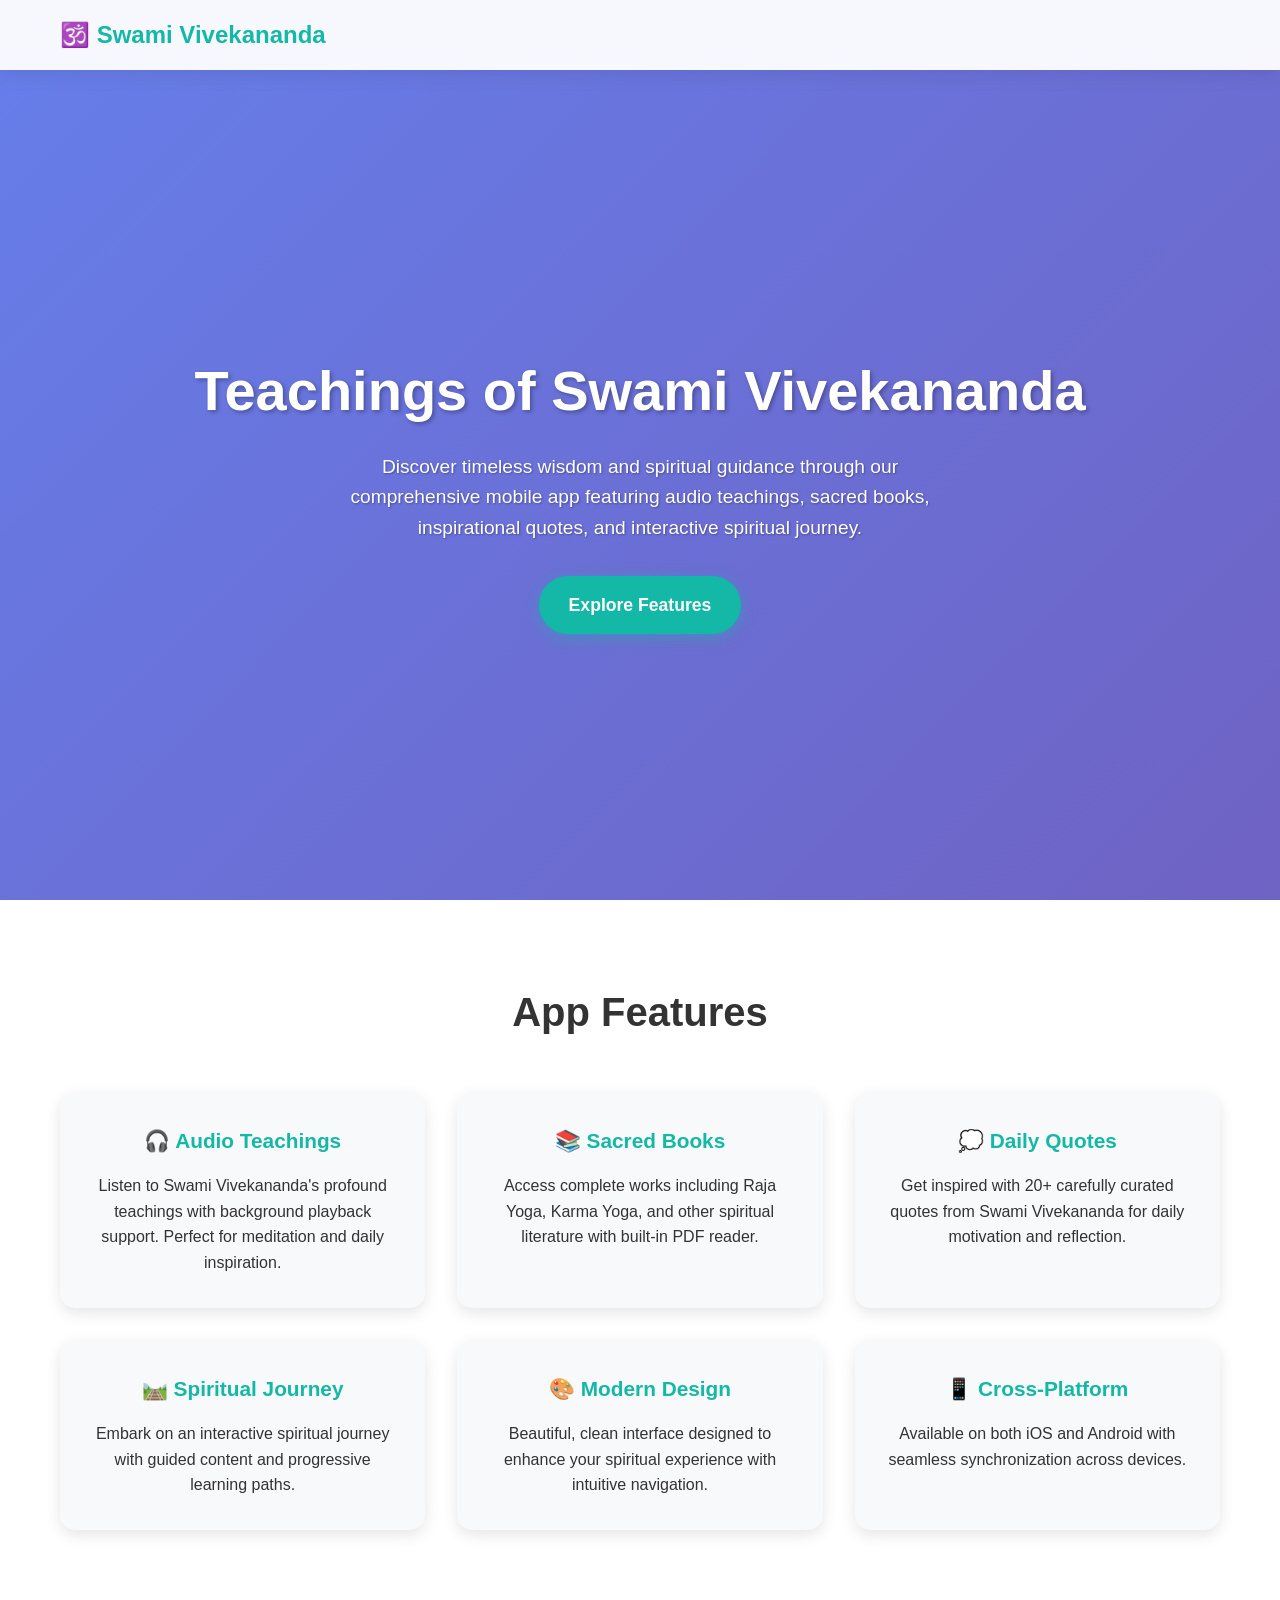
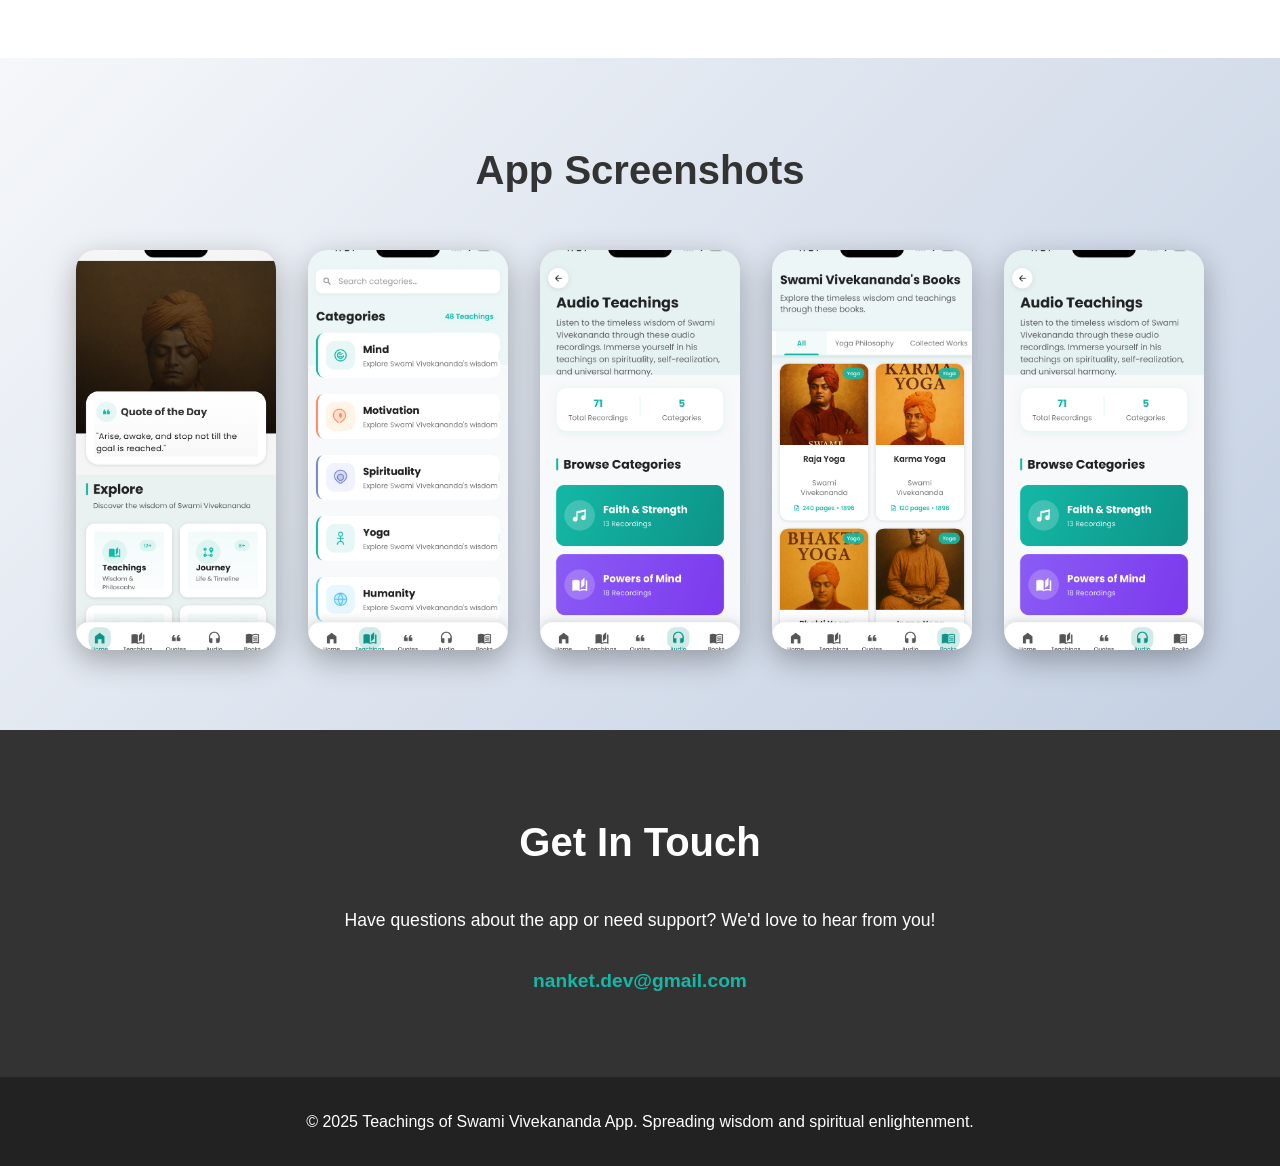
<file: swami-vivekananda-web/index.html>
<!DOCTYPE html>
<html lang="en">
<head>
    <meta charset="UTF-8">
    <meta name="viewport" content="width=device-width, initial-scale=1.0">
    <title>Teachings of Swami Vivekananda - Mobile App</title>
    <style>
        * {
            margin: 0;
            padding: 0;
            box-sizing: border-box;
        }

        body {
            font-family: 'Segoe UI', Tahoma, Geneva, Verdana, sans-serif;
            line-height: 1.6;
            color: #333;
            background: linear-gradient(135deg, #667eea 0%, #764ba2 100%);
        }

        .container {
            max-width: 1200px;
            margin: 0 auto;
            padding: 0 20px;
        }

        header {
            background: rgba(255, 255, 255, 0.95);
            backdrop-filter: blur(10px);
            padding: 1rem 0;
            position: fixed;
            width: 100%;
            top: 0;
            z-index: 1000;
            box-shadow: 0 2px 20px rgba(0, 0, 0, 0.1);
        }

        nav {
            display: flex;
            justify-content: space-between;
            align-items: center;
        }

        .logo {
            font-size: 1.5rem;
            font-weight: bold;
            color: #14B8A6;
        }

        .hero {
            min-height: 100vh;
            display: flex;
            align-items: center;
            text-align: center;
            color: white;
            padding-top: 80px;
        }

        .hero-content h1 {
            font-size: 3.5rem;
            margin-bottom: 1rem;
            text-shadow: 2px 2px 4px rgba(0, 0, 0, 0.3);
        }

        .hero-content p {
            font-size: 1.2rem;
            margin-bottom: 2rem;
            max-width: 600px;
            margin-left: auto;
            margin-right: auto;
            text-shadow: 1px 1px 2px rgba(0, 0, 0, 0.3);
        }

        .cta-button {
            display: inline-block;
            background: #14B8A6;
            color: white;
            padding: 15px 30px;
            text-decoration: none;
            border-radius: 50px;
            font-weight: bold;
            font-size: 1.1rem;
            transition: all 0.3s ease;
            box-shadow: 0 4px 15px rgba(20, 184, 166, 0.4);
        }

        .cta-button:hover {
            background: #0f9d8a;
            transform: translateY(-2px);
            box-shadow: 0 6px 20px rgba(20, 184, 166, 0.6);
        }

        .features {
            padding: 80px 0;
            background: white;
        }

        .features h2 {
            text-align: center;
            font-size: 2.5rem;
            margin-bottom: 3rem;
            color: #333;
        }

        .features-grid {
            display: grid;
            grid-template-columns: repeat(auto-fit, minmax(300px, 1fr));
            gap: 2rem;
            margin-bottom: 3rem;
        }

        .feature-card {
            background: #f8f9fa;
            padding: 2rem;
            border-radius: 15px;
            text-align: center;
            transition: transform 0.3s ease;
            box-shadow: 0 5px 15px rgba(0, 0, 0, 0.1);
        }

        .feature-card:hover {
            transform: translateY(-5px);
        }

        .feature-card h3 {
            color: #14B8A6;
            margin-bottom: 1rem;
            font-size: 1.3rem;
        }

        .screenshots {
            padding: 80px 0;
            background: linear-gradient(135deg, #f5f7fa 0%, #c3cfe2 100%);
        }

        .screenshots h2 {
            text-align: center;
            font-size: 2.5rem;
            margin-bottom: 3rem;
            color: #333;
        }

        .screenshot-gallery {
            display: flex;
            justify-content: center;
            gap: 2rem;
            flex-wrap: wrap;
        }

        .screenshot {
            width: 200px;
            height: 400px;
            border-radius: 20px;
            box-shadow: 0 10px 30px rgba(0, 0, 0, 0.3);
            transition: transform 0.3s ease;
            object-fit: cover;
        }

        .screenshot:hover {
            transform: scale(1.05);
        }

        .contact {
            padding: 80px 0;
            background: #333;
            color: white;
            text-align: center;
        }

        .contact h2 {
            font-size: 2.5rem;
            margin-bottom: 2rem;
        }

        .contact p {
            font-size: 1.1rem;
            margin-bottom: 2rem;
        }

        .contact-email {
            color: #14B8A6;
            text-decoration: none;
            font-weight: bold;
            font-size: 1.2rem;
        }

        .contact-email:hover {
            text-decoration: underline;
        }

        footer {
            background: #222;
            color: white;
            text-align: center;
            padding: 2rem 0;
        }

        @media (max-width: 768px) {
            .hero-content h1 {
                font-size: 2.5rem;
            }

            .screenshot {
                width: 150px;
                height: 300px;
            }

            .features-grid {
                grid-template-columns: 1fr;
            }
        }
    </style>
</head>
<body>
    <header>
        <nav class="container">
            <div class="logo">🕉️ Swami Vivekananda</div>
        </nav>
    </header>

    <section class="hero">
        <div class="container">
            <div class="hero-content">
                <h1>Teachings of Swami Vivekananda </h1>
                <p>Discover timeless wisdom and spiritual guidance through our comprehensive mobile app featuring audio teachings, sacred books, inspirational quotes, and interactive spiritual journey.</p>
                <a href="#features" class="cta-button">Explore Features</a>
            </div>
        </div>
    </section>

    <section id="features" class="features">
        <div class="container">
            <h2>App Features</h2>
            <div class="features-grid">
                <div class="feature-card">
                    <h3>🎧 Audio Teachings</h3>
                    <p>Listen to Swami Vivekananda's profound teachings with background playback support. Perfect for meditation and daily inspiration.</p>
                </div>
                <div class="feature-card">
                    <h3>📚 Sacred Books</h3>
                    <p>Access complete works including Raja Yoga, Karma Yoga, and other spiritual literature with built-in PDF reader.</p>
                </div>
                <div class="feature-card">
                    <h3>💭 Daily Quotes</h3>
                    <p>Get inspired with 20+ carefully curated quotes from Swami Vivekananda for daily motivation and reflection.</p>
                </div>
                <div class="feature-card">
                    <h3>🛤️ Spiritual Journey</h3>
                    <p>Embark on an interactive spiritual journey with guided content and progressive learning paths.</p>
                </div>
                <div class="feature-card">
                    <h3>🎨 Modern Design</h3>
                    <p>Beautiful, clean interface designed to enhance your spiritual experience with intuitive navigation.</p>
                </div>
                <div class="feature-card">
                    <h3>📱 Cross-Platform</h3>
                    <p>Available on both iOS and Android with seamless synchronization across devices.</p>
                </div>
            </div>
        </div>
    </section>

    <section class="screenshots">
        <div class="container">
            <h2>App Screenshots</h2>
            <div class="screenshot-gallery">
                <img src="assets/1.png" alt="App Screenshot 1" class="screenshot">
                <img src="assets/2.png" alt="App Screenshot 2" class="screenshot">
                <img src="assets/3.png" alt="App Screenshot 3" class="screenshot">
                <img src="assets/4.png" alt="App Screenshot 4" class="screenshot">
                <img src="assets/5.png" alt="App Screenshot 5" class="screenshot">
            </div>
        </div>
    </section>

    <section class="contact">
        <div class="container">
            <h2>Get In Touch</h2>
            <p>Have questions about the app or need support? We'd love to hear from you!</p>
            <a href="mailto:nanket.dev@gmail.com" class="contact-email">nanket.dev@gmail.com</a>
        </div>
    </section>

    <footer>
        <div class="container">
            <p>&copy; 2025 Teachings of Swami Vivekananda App. Spreading wisdom and spiritual enlightenment.</p>
        </div>
    </footer>

    <script>
        // Smooth scrolling for anchor links
        document.querySelectorAll('a[href^="#"]').forEach(anchor => {
            anchor.addEventListener('click', function (e) {
                e.preventDefault();
                document.querySelector(this.getAttribute('href')).scrollIntoView({
                    behavior: 'smooth'
                });
            });
        });

        // Add scroll effect to header
        window.addEventListener('scroll', function() {
            const header = document.querySelector('header');
            if (window.scrollY > 100) {
                header.style.background = 'rgba(255, 255, 255, 0.98)';
            } else {
                header.style.background = 'rgba(255, 255, 255, 0.95)';
            }
        });
    </script>
</body>
</html>
</file>
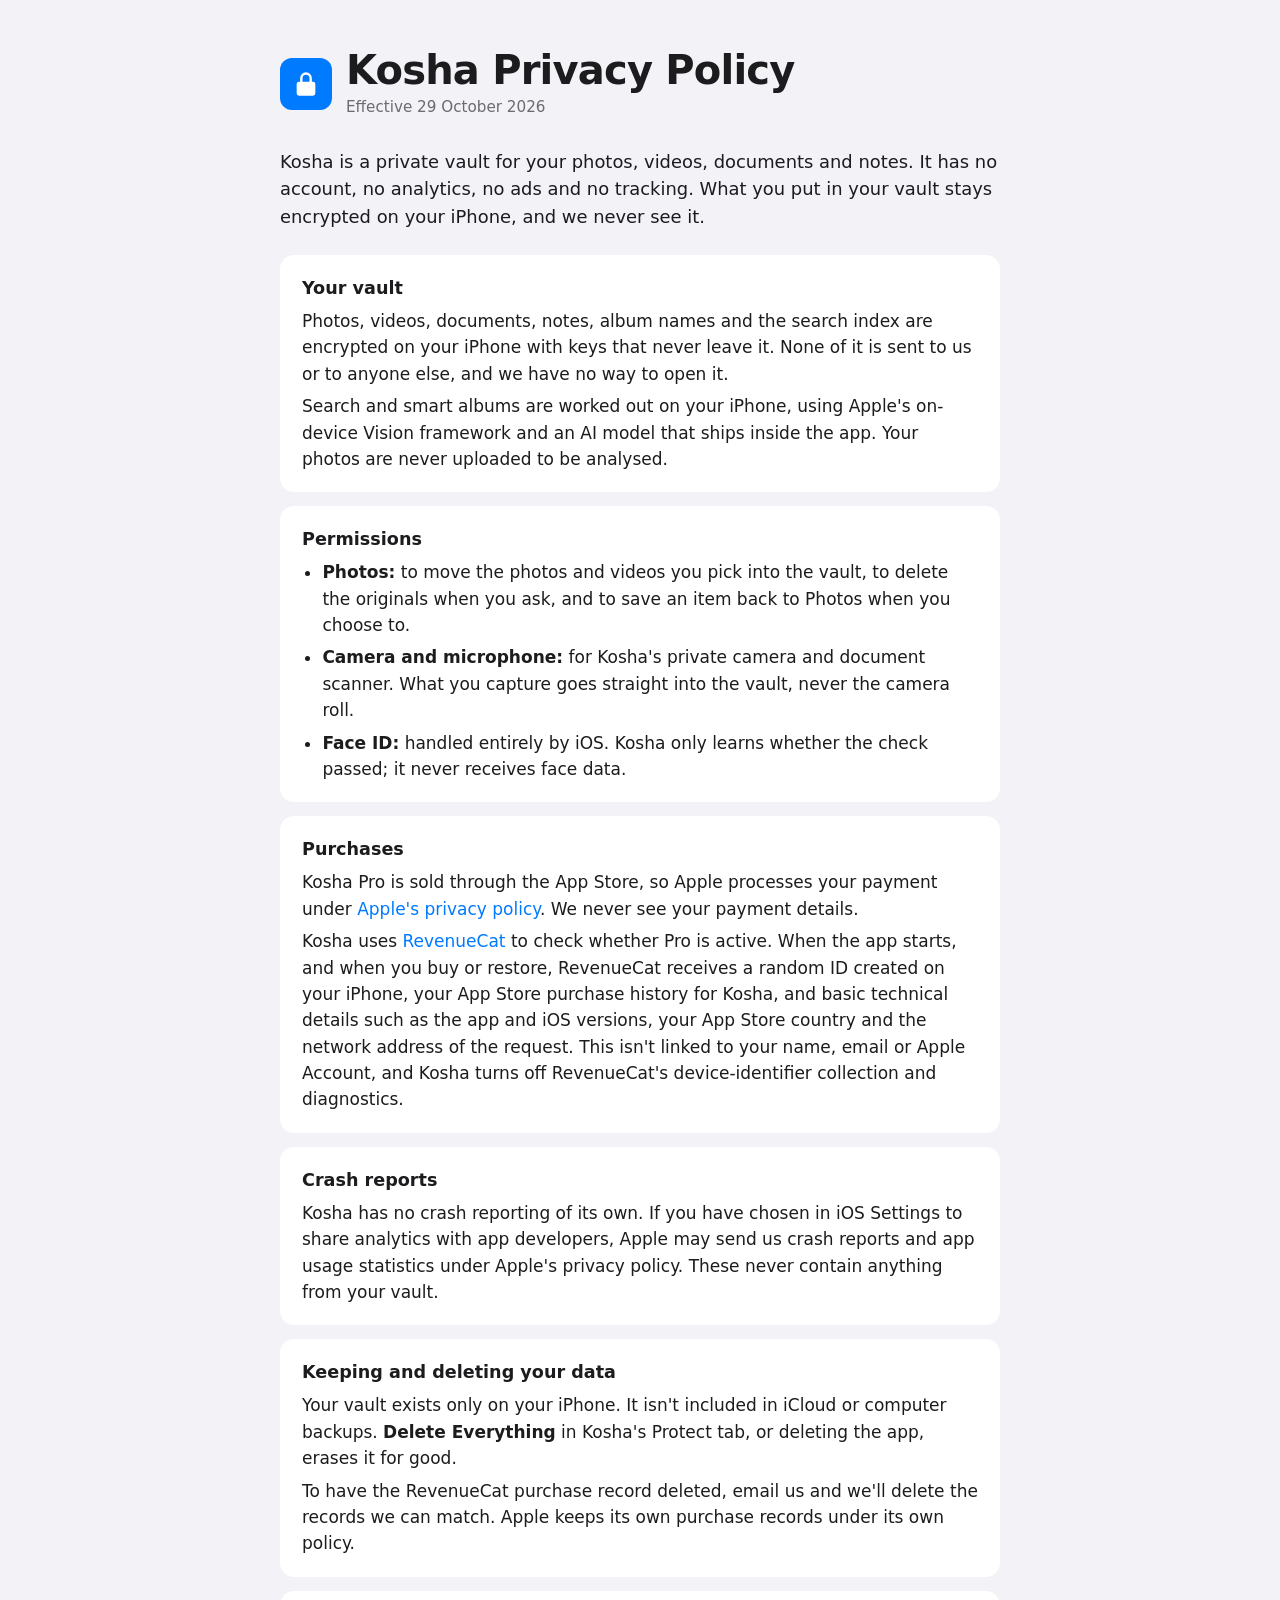
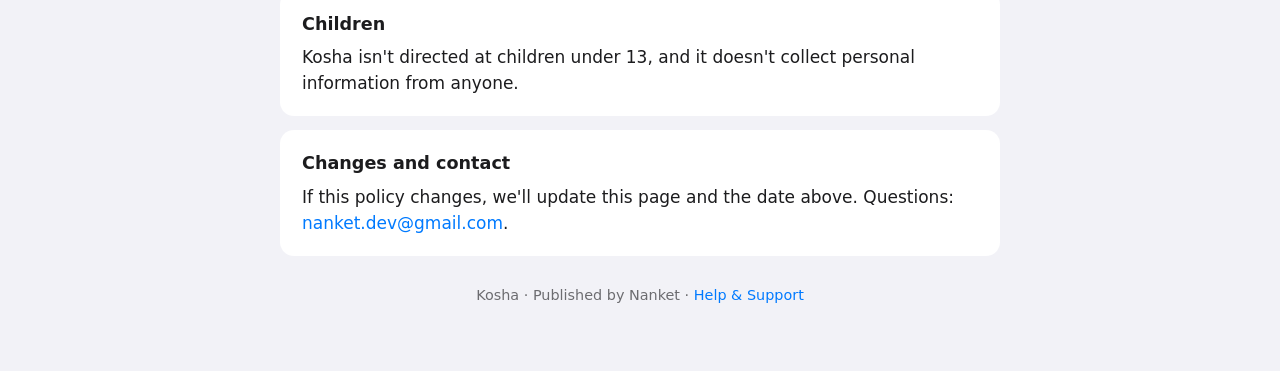
<file: kosha/privacy/index.html>
<!doctype html>
<html lang="en">
<head>
  <meta charset="utf-8">
  <meta name="viewport" content="width=device-width, initial-scale=1">
  <meta name="description" content="Privacy policy for Kosha: Private Vault. Your vault is encrypted on your iPhone and never sent to us.">
  <title>Kosha Privacy Policy</title>
  <style>
    :root { color-scheme: light dark; --bg:#f2f2f7; --card:#fff; --ink:#1c1c1e; --muted:#6c6c70; --line:#e5e5ea; --accent:#007aff; }
    @media (prefers-color-scheme: dark) { :root { --bg:#000; --card:#1c1c1e; --ink:#f2f2f7; --muted:#98989f; --line:#38383a; --accent:#0a84ff; } }
    * { box-sizing:border-box; }
    body { margin:0; background:var(--bg); color:var(--ink); font:17px/1.55 -apple-system,BlinkMacSystemFont,"SF Pro Text","Helvetica Neue",system-ui,sans-serif; -webkit-text-size-adjust:100%; }
    main { width:min(720px, calc(100% - 32px)); margin:48px auto 64px; }
    header { display:flex; align-items:center; gap:14px; margin-bottom:28px; }
    .mark { width:52px; height:52px; border-radius:12px; background:var(--accent); display:grid; place-items:center; flex:none; }
    .mark svg { width:28px; height:28px; }
    h1 { margin:0; font-size:clamp(1.9rem, 6vw, 2.5rem); line-height:1.1; letter-spacing:-.02em; }
    .date { margin:4px 0 0; color:var(--muted); font-size:.95rem; }
    .lead { font-size:1.12rem; margin:0 0 24px; }
    section { background:var(--card); border-radius:14px; padding:20px 22px; margin:0 0 14px; }
    h2 { margin:0 0 6px; font-size:1.1rem; }
    p, li { margin:6px 0 0; }
    ul { margin:6px 0 0; padding-left:1.2em; }
    a { color:var(--accent); text-decoration:none; }
    a:hover { text-decoration:underline; }
    footer { margin-top:28px; color:var(--muted); font-size:.9rem; text-align:center; }
  </style>
</head>
<body>
  <main>
    <header>
      <div class="mark" aria-hidden="true"><svg viewBox="0 0 24 24" fill="#fff"><path d="M12 2a5 5 0 0 0-5 5v3H6a2 2 0 0 0-2 2v8a2 2 0 0 0 2 2h12a2 2 0 0 0 2-2v-8a2 2 0 0 0-2-2h-1V7a5 5 0 0 0-5-5Zm-3 8V7a3 3 0 0 1 6 0v3H9Z"/></svg></div>
      <div>
        <h1>Kosha Privacy Policy</h1>
        <p class="date">Effective 29 October 2026</p>
      </div>
    </header>

    <p class="lead">Kosha is a private vault for your photos, videos, documents and notes. It has no account, no analytics, no ads and no tracking. What you put in your vault stays encrypted on your iPhone, and we never see it.</p>

    <section>
      <h2>Your vault</h2>
      <p>Photos, videos, documents, notes, album names and the search index are encrypted on your iPhone with keys that never leave it. None of it is sent to us or to anyone else, and we have no way to open it.</p>
      <p>Search and smart albums are worked out on your iPhone, using Apple's on-device Vision framework and an AI model that ships inside the app. Your photos are never uploaded to be analysed.</p>
    </section>

    <section>
      <h2>Permissions</h2>
      <ul>
        <li><strong>Photos:</strong> to move the photos and videos you pick into the vault, to delete the originals when you ask, and to save an item back to Photos when you choose to.</li>
        <li><strong>Camera and microphone:</strong> for Kosha's private camera and document scanner. What you capture goes straight into the vault, never the camera roll.</li>
        <li><strong>Face ID:</strong> handled entirely by iOS. Kosha only learns whether the check passed; it never receives face data.</li>
      </ul>
    </section>

    <section>
      <h2>Purchases</h2>
      <p>Kosha Pro is sold through the App Store, so Apple processes your payment under <a href="https://www.apple.com/legal/privacy/">Apple's privacy policy</a>. We never see your payment details.</p>
      <p>Kosha uses <a href="https://www.revenuecat.com/privacy">RevenueCat</a> to check whether Pro is active. When the app starts, and when you buy or restore, RevenueCat receives a random ID created on your iPhone, your App Store purchase history for Kosha, and basic technical details such as the app and iOS versions, your App Store country and the network address of the request. This isn't linked to your name, email or Apple Account, and Kosha turns off RevenueCat's device-identifier collection and diagnostics.</p>
    </section>

    <section>
      <h2>Crash reports</h2>
      <p>Kosha has no crash reporting of its own. If you have chosen in iOS Settings to share analytics with app developers, Apple may send us crash reports and app usage statistics under Apple's privacy policy. These never contain anything from your vault.</p>
    </section>

    <section>
      <h2>Keeping and deleting your data</h2>
      <p>Your vault exists only on your iPhone. It isn't included in iCloud or computer backups. <strong>Delete Everything</strong> in Kosha's Protect tab, or deleting the app, erases it for good.</p>
      <p>To have the RevenueCat purchase record deleted, email us and we'll delete the records we can match. Apple keeps its own purchase records under its own policy.</p>
    </section>

    <section>
      <h2>Children</h2>
      <p>Kosha isn't directed at children under 13, and it doesn't collect personal information from anyone.</p>
    </section>

    <section>
      <h2>Changes and contact</h2>
      <p>If this policy changes, we'll update this page and the date above. Questions: <a href="mailto:nanket.dev@gmail.com?subject=Kosha%20privacy">nanket.dev@gmail.com</a>.</p>
    </section>

    <footer>Kosha · Published by Nanket · <a href="../support/">Help &amp; Support</a></footer>
  </main>
</body>
</html>
</file>
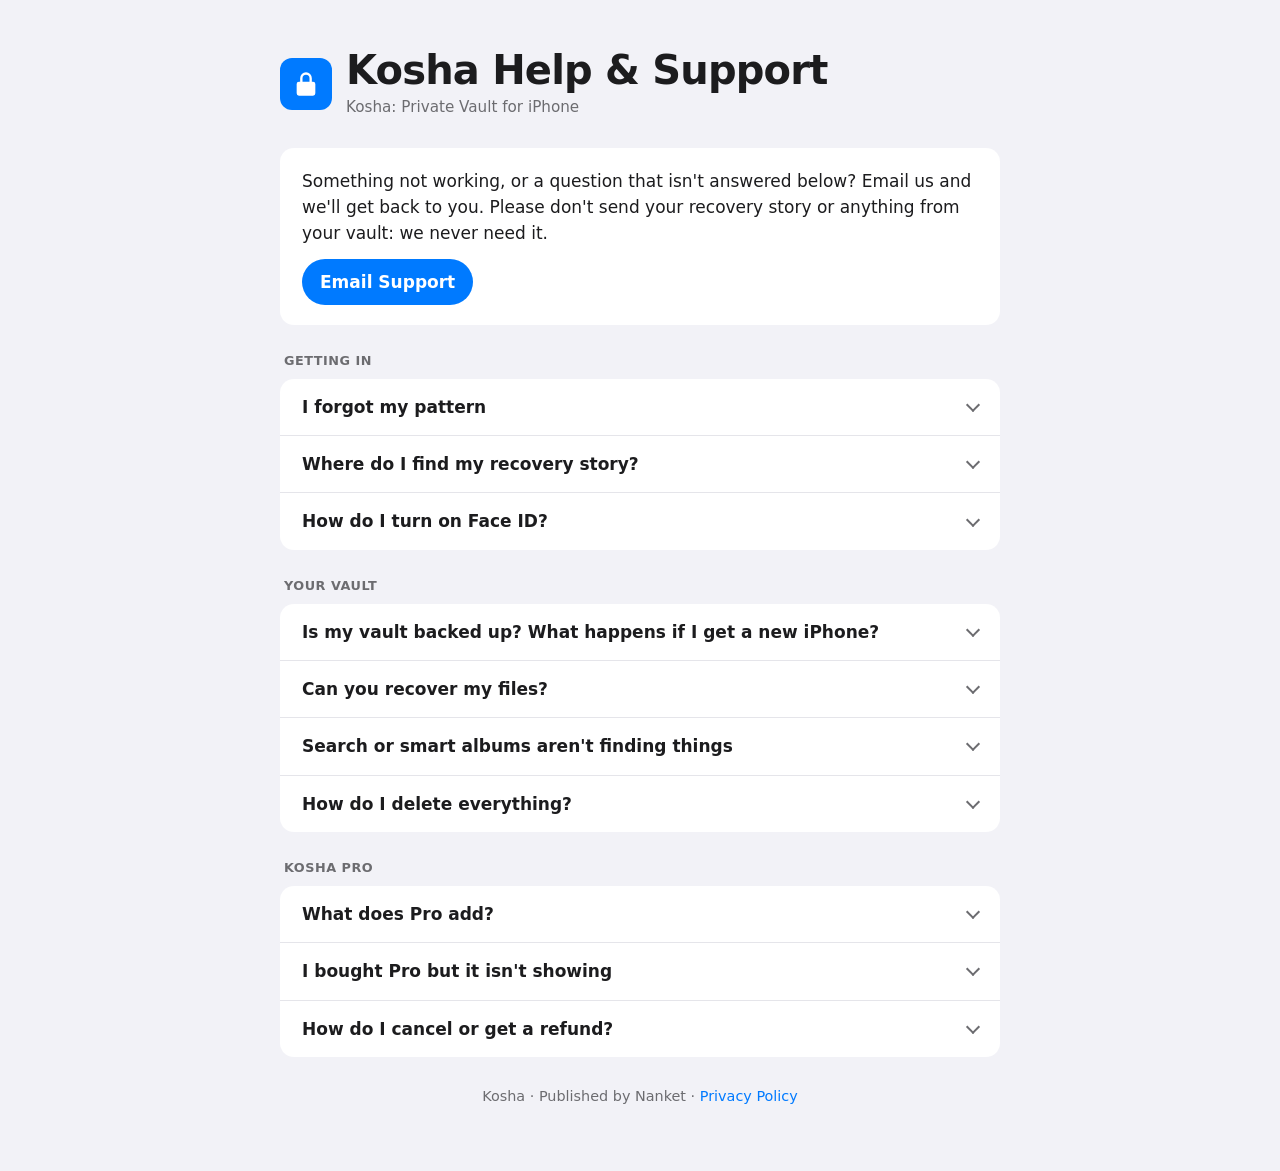
<file: kosha/support/index.html>
<!doctype html>
<html lang="en">
<head>
  <meta charset="utf-8">
  <meta name="viewport" content="width=device-width, initial-scale=1">
  <meta name="description" content="Help and support for Kosha: Private Vault: forgotten pattern, recovery story, switching iPhones, Kosha Pro and contact.">
  <title>Kosha Help &amp; Support</title>
  <style>
    :root { color-scheme: light dark; --bg:#f2f2f7; --card:#fff; --ink:#1c1c1e; --muted:#6c6c70; --line:#e5e5ea; --accent:#007aff; }
    @media (prefers-color-scheme: dark) { :root { --bg:#000; --card:#1c1c1e; --ink:#f2f2f7; --muted:#98989f; --line:#38383a; --accent:#0a84ff; } }
    * { box-sizing:border-box; }
    body { margin:0; background:var(--bg); color:var(--ink); font:17px/1.55 -apple-system,BlinkMacSystemFont,"SF Pro Text","Helvetica Neue",system-ui,sans-serif; -webkit-text-size-adjust:100%; }
    main { width:min(720px, calc(100% - 32px)); margin:48px auto 64px; }
    header { display:flex; align-items:center; gap:14px; margin-bottom:28px; }
    .mark { width:52px; height:52px; border-radius:12px; background:var(--accent); display:grid; place-items:center; flex:none; }
    .mark svg { width:28px; height:28px; }
    h1 { margin:0; font-size:clamp(1.9rem, 6vw, 2.5rem); line-height:1.1; letter-spacing:-.02em; }
    .sub { margin:4px 0 0; color:var(--muted); font-size:.95rem; }
    .contact { background:var(--card); border-radius:14px; padding:20px 22px; margin:0 0 22px; }
    .contact p { margin:0; }
    .contact a.button { display:inline-block; margin-top:12px; padding:10px 18px; border-radius:999px; background:var(--accent); color:#fff; font-weight:600; }
    h2 { margin:26px 0 8px 4px; font-size:.8rem; font-weight:600; letter-spacing:.04em; text-transform:uppercase; color:var(--muted); }
    .group { background:var(--card); border-radius:14px; overflow:hidden; }
    details { border-top:1px solid var(--line); }
    details:first-child { border-top:0; }
    summary { cursor:pointer; list-style:none; padding:15px 44px 15px 22px; position:relative; font-weight:600; }
    summary::-webkit-details-marker { display:none; }
    summary::after { content:""; position:absolute; right:22px; top:50%; width:8px; height:8px; border-right:2px solid var(--muted); border-bottom:2px solid var(--muted); transform:translateY(-70%) rotate(45deg); transition:transform .2s; }
    details[open] summary::after { transform:translateY(-30%) rotate(225deg); }
    .answer { padding:0 22px 16px; }
    .answer p { margin:0 0 8px; }
    a { color:var(--accent); text-decoration:none; }
    a:hover { text-decoration:underline; }
    footer { margin-top:28px; color:var(--muted); font-size:.9rem; text-align:center; }
  </style>
</head>
<body>
  <main>
    <header>
      <div class="mark" aria-hidden="true"><svg viewBox="0 0 24 24" fill="#fff"><path d="M12 2a5 5 0 0 0-5 5v3H6a2 2 0 0 0-2 2v8a2 2 0 0 0 2 2h12a2 2 0 0 0 2-2v-8a2 2 0 0 0-2-2h-1V7a5 5 0 0 0-5-5Zm-3 8V7a3 3 0 0 1 6 0v3H9Z"/></svg></div>
      <div>
        <h1>Kosha Help &amp; Support</h1>
        <p class="sub">Kosha: Private Vault for iPhone</p>
      </div>
    </header>

    <div class="contact">
      <p>Something not working, or a question that isn't answered below? Email us and we'll get back to you. Please don't send your recovery story or anything from your vault: we never need it.</p>
      <a class="button" href="mailto:nanket.dev@gmail.com?subject=Kosha%20support">Email Support</a>
    </div>

    <h2>Getting in</h2>
    <div class="group">
      <details>
        <summary>I forgot my pattern</summary>
        <div class="answer">
          <p>On the unlock screen, tap <strong>Forgot Pattern?</strong> and fill in the 9 key words of your recovery story. You'll then set a new pattern.</p>
          <p>Without the pattern or the story, nobody can open the vault, including us. There's no reset email because there's no account.</p>
        </div>
      </details>
      <details>
        <summary>Where do I find my recovery story?</summary>
        <div class="answer">
          <p>Open the <strong>Protect</strong> tab and tap <strong>Recovery Story</strong>. Kosha asks for your pattern first. Write the sentence down and keep it somewhere safe, away from your iPhone.</p>
        </div>
      </details>
      <details>
        <summary>How do I turn on Face ID?</summary>
        <div class="answer">
          <p>In <strong>Protect › Unlock</strong>, turn on Face ID. After your iPhone restarts, Kosha asks for your pattern once before Face ID works again.</p>
        </div>
      </details>
    </div>

    <h2>Your vault</h2>
    <div class="group">
      <details>
        <summary>Is my vault backed up? What happens if I get a new iPhone?</summary>
        <div class="answer">
          <p>Not yet. Your vault lives only on this iPhone, and it isn't included in iCloud or computer backups, so it doesn't move to a new iPhone and can't be restored if the phone is lost or erased.</p>
          <p>Before you switch, reset or hand in your iPhone, open each item you want to keep and tap <strong>Export</strong> or <strong>Share</strong>. Don't delete the originals of anything you can't replace.</p>
        </div>
      </details>
      <details>
        <summary>Can you recover my files?</summary>
        <div class="answer">
          <p>No. Your files and keys never leave your iPhone, so we have nothing to recover from. That's what keeps them private.</p>
        </div>
      </details>
      <details>
        <summary>Search or smart albums aren't finding things</summary>
        <div class="answer">
          <p>Kosha reads new items in the background on your iPhone. <strong>Protect › Smart Search</strong> shows how far it has got. Search and smart albums work in English for now.</p>
        </div>
      </details>
      <details>
        <summary>How do I delete everything?</summary>
        <div class="answer">
          <p>Open <strong>Protect</strong> and tap <strong>Delete Everything</strong>. Every vault on the iPhone is erased and can't be opened again. Deleting the app does the same.</p>
        </div>
      </details>
    </div>

    <h2>Kosha Pro</h2>
    <div class="group">
      <details>
        <summary>What does Pro add?</summary>
        <div class="answer">
          <p>Kosha is free for up to 100 items. Pro removes the limit. If Pro ends, nothing is locked: every item stays viewable, exportable and deletable.</p>
        </div>
      </details>
      <details>
        <summary>I bought Pro but it isn't showing</summary>
        <div class="answer">
          <p>Make sure you're signed in with the same Apple Account, then open <strong>Protect</strong> and tap <strong>Restore Purchases</strong>.</p>
        </div>
      </details>
      <details>
        <summary>How do I cancel or get a refund?</summary>
        <div class="answer">
          <p>Subscriptions are managed by Apple: open <strong>Settings › your name › Subscriptions</strong> on your iPhone, or <a href="https://apps.apple.com/account/subscriptions">manage them here</a>. Cancel at least 24 hours before the period ends to avoid the next charge.</p>
          <p>Refunds are handled by Apple at <a href="https://reportaproblem.apple.com">reportaproblem.apple.com</a>.</p>
        </div>
      </details>
    </div>

    <footer>Kosha · Published by Nanket · <a href="../privacy/">Privacy Policy</a></footer>
  </main>
</body>
</html>
</file>
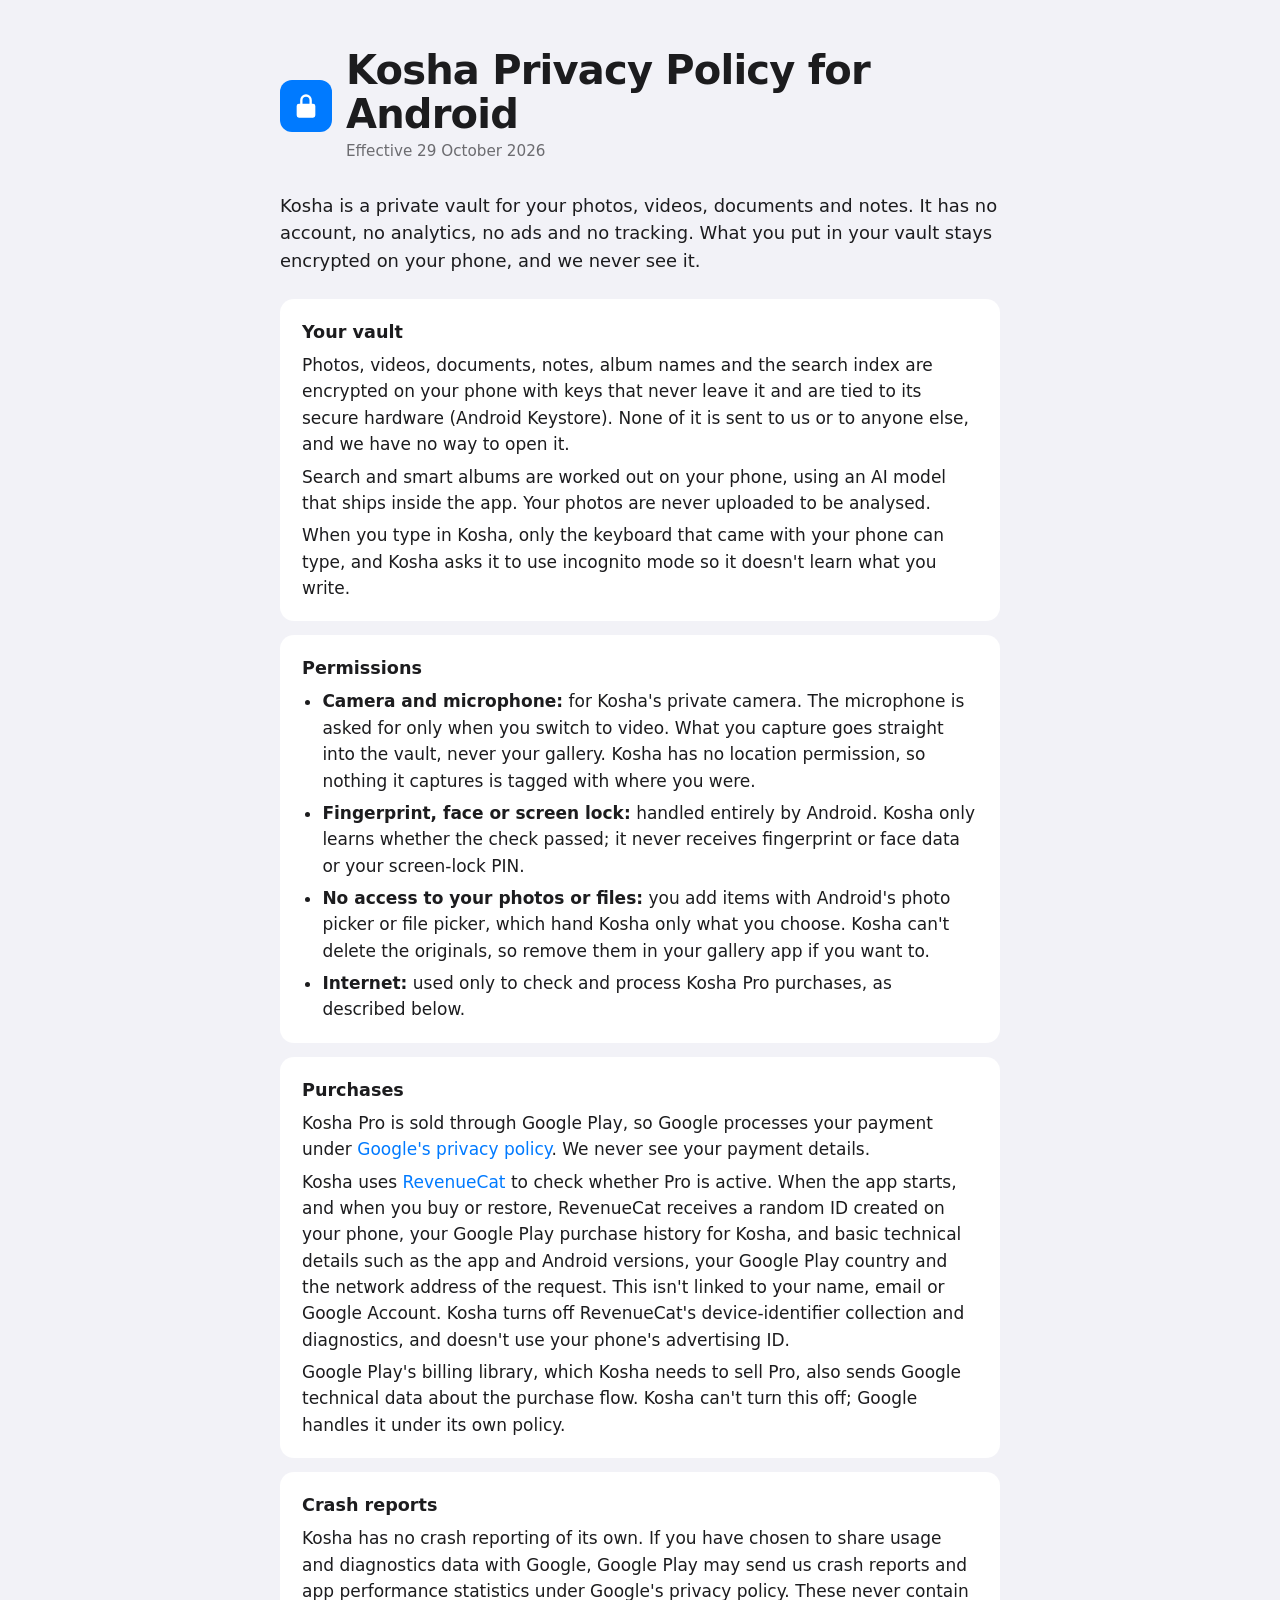
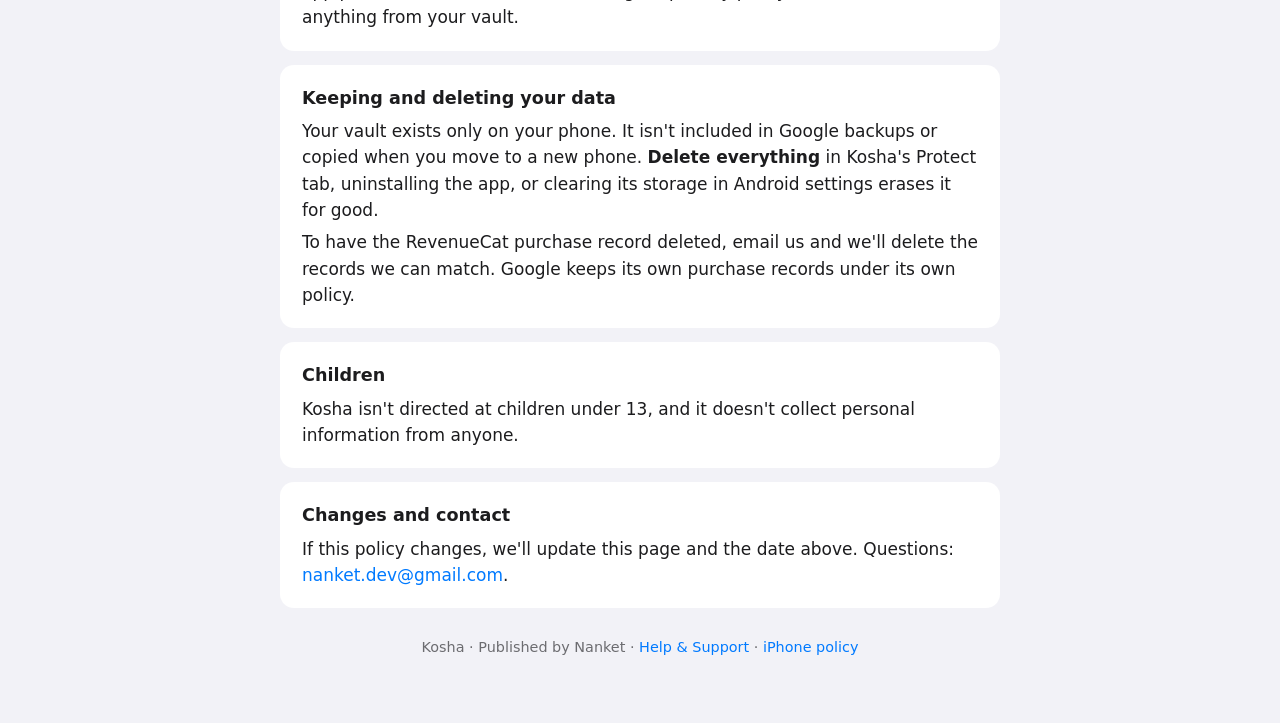
<file: kosha/privacy/android/index.html>
<!doctype html>
<html lang="en">
<head>
  <meta charset="utf-8">
  <meta name="viewport" content="width=device-width, initial-scale=1">
  <meta name="description" content="Privacy policy for Kosha: Private Vault on Android. Your vault is encrypted on your phone and never sent to us.">
  <title>Kosha Privacy Policy for Android</title>
  <style>
    :root { color-scheme: light dark; --bg:#f2f2f7; --card:#fff; --ink:#1c1c1e; --muted:#6c6c70; --line:#e5e5ea; --accent:#007aff; }
    @media (prefers-color-scheme: dark) { :root { --bg:#000; --card:#1c1c1e; --ink:#f2f2f7; --muted:#98989f; --line:#38383a; --accent:#0a84ff; } }
    * { box-sizing:border-box; }
    body { margin:0; background:var(--bg); color:var(--ink); font:17px/1.55 -apple-system,BlinkMacSystemFont,"SF Pro Text","Helvetica Neue",system-ui,sans-serif; -webkit-text-size-adjust:100%; }
    main { width:min(720px, calc(100% - 32px)); margin:48px auto 64px; }
    header { display:flex; align-items:center; gap:14px; margin-bottom:28px; }
    .mark { width:52px; height:52px; border-radius:12px; background:var(--accent); display:grid; place-items:center; flex:none; }
    .mark svg { width:28px; height:28px; }
    h1 { margin:0; font-size:clamp(1.9rem, 6vw, 2.5rem); line-height:1.1; letter-spacing:-.02em; }
    .date { margin:4px 0 0; color:var(--muted); font-size:.95rem; }
    .lead { font-size:1.12rem; margin:0 0 24px; }
    section { background:var(--card); border-radius:14px; padding:20px 22px; margin:0 0 14px; }
    h2 { margin:0 0 6px; font-size:1.1rem; }
    p, li { margin:6px 0 0; }
    ul { margin:6px 0 0; padding-left:1.2em; }
    a { color:var(--accent); text-decoration:none; }
    a:hover { text-decoration:underline; }
    footer { margin-top:28px; color:var(--muted); font-size:.9rem; text-align:center; }
  </style>
</head>
<body>
  <main>
    <header>
      <div class="mark" aria-hidden="true"><svg viewBox="0 0 24 24" fill="#fff"><path d="M12 2a5 5 0 0 0-5 5v3H6a2 2 0 0 0-2 2v8a2 2 0 0 0 2 2h12a2 2 0 0 0 2-2v-8a2 2 0 0 0-2-2h-1V7a5 5 0 0 0-5-5Zm-3 8V7a3 3 0 0 1 6 0v3H9Z"/></svg></div>
      <div>
        <h1>Kosha Privacy Policy for Android</h1>
        <p class="date">Effective 29 October 2026</p>
      </div>
    </header>

    <p class="lead">Kosha is a private vault for your photos, videos, documents and notes. It has no account, no analytics, no ads and no tracking. What you put in your vault stays encrypted on your phone, and we never see it.</p>

    <section>
      <h2>Your vault</h2>
      <p>Photos, videos, documents, notes, album names and the search index are encrypted on your phone with keys that never leave it and are tied to its secure hardware (Android Keystore). None of it is sent to us or to anyone else, and we have no way to open it.</p>
      <p>Search and smart albums are worked out on your phone, using an AI model that ships inside the app. Your photos are never uploaded to be analysed.</p>
      <p>When you type in Kosha, only the keyboard that came with your phone can type, and Kosha asks it to use incognito mode so it doesn't learn what you write.</p>
    </section>

    <section>
      <h2>Permissions</h2>
      <ul>
        <li><strong>Camera and microphone:</strong> for Kosha's private camera. The microphone is asked for only when you switch to video. What you capture goes straight into the vault, never your gallery. Kosha has no location permission, so nothing it captures is tagged with where you were.</li>
        <li><strong>Fingerprint, face or screen lock:</strong> handled entirely by Android. Kosha only learns whether the check passed; it never receives fingerprint or face data or your screen-lock PIN.</li>
        <li><strong>No access to your photos or files:</strong> you add items with Android's photo picker or file picker, which hand Kosha only what you choose. Kosha can't delete the originals, so remove them in your gallery app if you want to.</li>
        <li><strong>Internet:</strong> used only to check and process Kosha Pro purchases, as described below.</li>
      </ul>
    </section>

    <section>
      <h2>Purchases</h2>
      <p>Kosha Pro is sold through Google Play, so Google processes your payment under <a href="https://policies.google.com/privacy">Google's privacy policy</a>. We never see your payment details.</p>
      <p>Kosha uses <a href="https://www.revenuecat.com/privacy">RevenueCat</a> to check whether Pro is active. When the app starts, and when you buy or restore, RevenueCat receives a random ID created on your phone, your Google Play purchase history for Kosha, and basic technical details such as the app and Android versions, your Google Play country and the network address of the request. This isn't linked to your name, email or Google Account. Kosha turns off RevenueCat's device-identifier collection and diagnostics, and doesn't use your phone's advertising ID.</p>
      <p>Google Play's billing library, which Kosha needs to sell Pro, also sends Google technical data about the purchase flow. Kosha can't turn this off; Google handles it under its own policy.</p>
    </section>

    <section>
      <h2>Crash reports</h2>
      <p>Kosha has no crash reporting of its own. If you have chosen to share usage and diagnostics data with Google, Google Play may send us crash reports and app performance statistics under Google's privacy policy. These never contain anything from your vault.</p>
    </section>

    <section>
      <h2>Keeping and deleting your data</h2>
      <p>Your vault exists only on your phone. It isn't included in Google backups or copied when you move to a new phone. <strong>Delete everything</strong> in Kosha's Protect tab, uninstalling the app, or clearing its storage in Android settings erases it for good.</p>
      <p>To have the RevenueCat purchase record deleted, email us and we'll delete the records we can match. Google keeps its own purchase records under its own policy.</p>
    </section>

    <section>
      <h2>Children</h2>
      <p>Kosha isn't directed at children under 13, and it doesn't collect personal information from anyone.</p>
    </section>

    <section>
      <h2>Changes and contact</h2>
      <p>If this policy changes, we'll update this page and the date above. Questions: <a href="mailto:nanket.dev@gmail.com?subject=Kosha%20privacy">nanket.dev@gmail.com</a>.</p>
    </section>

    <footer>Kosha · Published by Nanket · <a href="../../support/">Help &amp; Support</a> · <a href="../">iPhone policy</a></footer>
  </main>
</body>
</html>
</file>
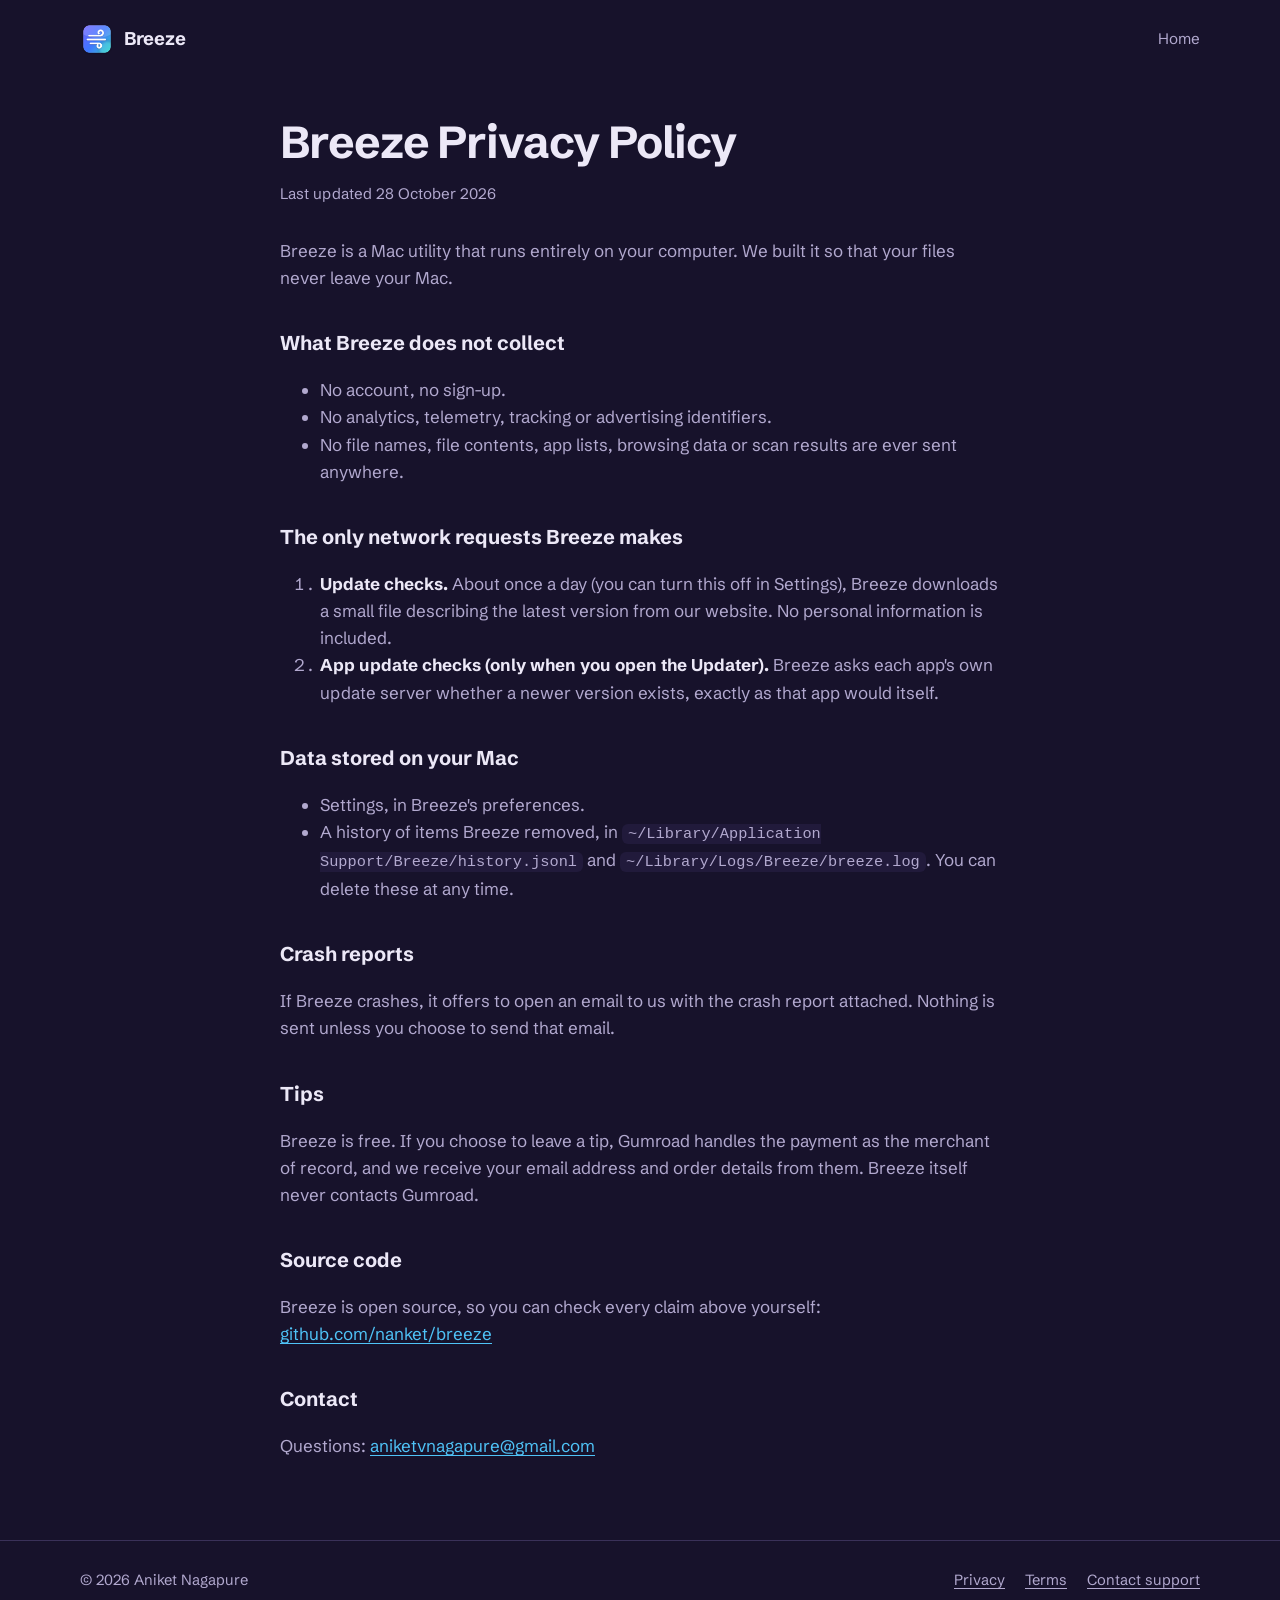
<file: breeze/privacy.html>
<!doctype html>
<html lang="en">
<head>
  <meta charset="utf-8">
  <meta name="viewport" content="width=device-width, initial-scale=1">
  <title>Breeze Privacy Policy</title>
  <link rel="icon" href="img/favicon.png">
  <link rel="preconnect" href="https://fonts.googleapis.com">
  <link rel="preconnect" href="https://fonts.gstatic.com" crossorigin>
  <link href="https://fonts.googleapis.com/css2?family=Schibsted+Grotesk:wght@400;500;700;800&display=swap" rel="stylesheet">
  <link rel="stylesheet" href="site.css">
</head>
<body>
  <header class="wrap top">
    <a class="brand" href="./"><img src="img/icon.png" alt="" width="34" height="34">Breeze</a>
    <nav aria-label="Main"><a href="./">Home</a></nav>
  </header>
  <main class="wrap doc">
    <h1>Breeze Privacy Policy</h1>
    <p class="updated">Last updated 28 October 2026</p>
<p>Breeze is a Mac utility that runs entirely on your computer. We built it so that your files never leave your Mac.</p>
<h2>What Breeze does not collect</h2>
<ul>
<li>No account, no sign-up.</li>
<li>No analytics, telemetry, tracking or advertising identifiers.</li>
<li>No file names, file contents, app lists, browsing data or scan results are ever sent anywhere.</li>
</ul>
<h2>The only network requests Breeze makes</h2>
<ol>
<li><strong>Update checks.</strong> About once a day (you can turn this off in Settings), Breeze downloads a small file describing the latest version from our website. No personal information is included.</li>
<li><strong>App update checks (only when you open the Updater).</strong> Breeze asks each app's own update server whether a newer version exists, exactly as that app would itself.</li>
</ol>
<h2>Data stored on your Mac</h2>
<ul>
<li>Settings, in Breeze's preferences.</li>
<li>A history of items Breeze removed, in <code>~/Library/Application Support/Breeze/history.jsonl</code> and <code>~/Library/Logs/Breeze/breeze.log</code>. You can delete these at any time.</li>
</ul>
<h2>Crash reports</h2>
<p>If Breeze crashes, it offers to open an email to us with the crash report attached. Nothing is sent unless you choose to send that email.</p>
<h2>Tips</h2>
<p>Breeze is free. If you choose to leave a tip, Gumroad handles the payment as the merchant of record, and we receive your email address and order details from them. Breeze itself never contacts Gumroad.</p>
<h2>Source code</h2>
<p>Breeze is open source, so you can check every claim above yourself: <a href="https://github.com/nanket/breeze">github.com/nanket/breeze</a></p>
<h2>Contact</h2>
<p>Questions: <a href="mailto:aniketvnagapure@gmail.com">aniketvnagapure@gmail.com</a></p>
  </main>
  <footer class="site">
    <div class="wrap">
      <span>© 2026 Aniket Nagapure</span>
      <nav aria-label="Legal"><a href="privacy.html">Privacy</a><a href="terms.html">Terms</a><a href="mailto:aniketvnagapure@gmail.com?subject=Breeze">Contact support</a></nav>
    </div>
  </footer>
</body>
</html>
</file>
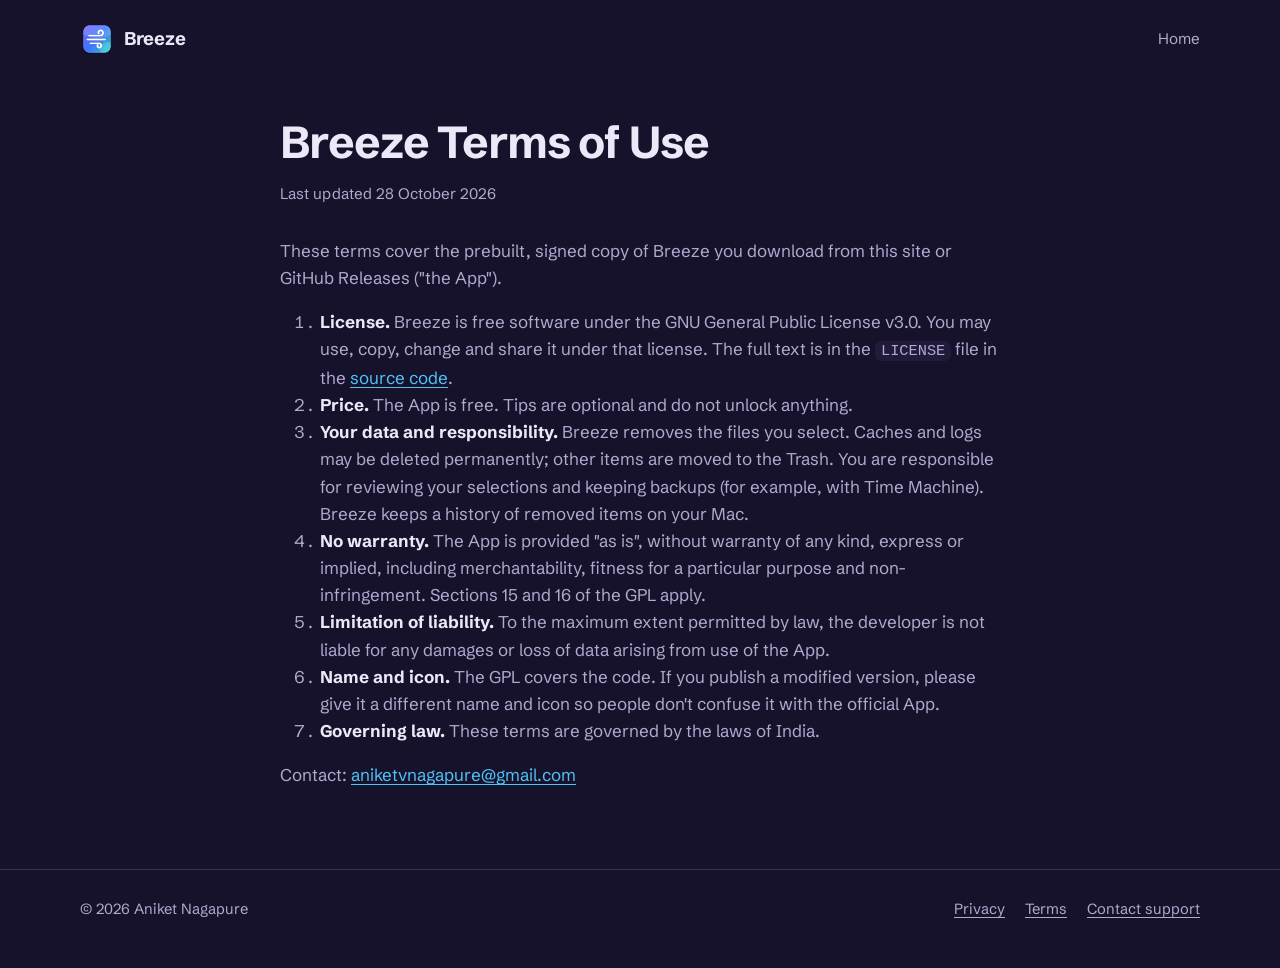
<file: breeze/terms.html>
<!doctype html>
<html lang="en">
<head>
  <meta charset="utf-8">
  <meta name="viewport" content="width=device-width, initial-scale=1">
  <title>Breeze Terms of Use</title>
  <link rel="icon" href="img/favicon.png">
  <link rel="preconnect" href="https://fonts.googleapis.com">
  <link rel="preconnect" href="https://fonts.gstatic.com" crossorigin>
  <link href="https://fonts.googleapis.com/css2?family=Schibsted+Grotesk:wght@400;500;700;800&display=swap" rel="stylesheet">
  <link rel="stylesheet" href="site.css">
</head>
<body>
  <header class="wrap top">
    <a class="brand" href="./"><img src="img/icon.png" alt="" width="34" height="34">Breeze</a>
    <nav aria-label="Main"><a href="./">Home</a></nav>
  </header>
  <main class="wrap doc">
    <h1>Breeze Terms of Use</h1>
    <p class="updated">Last updated 28 October 2026</p>
<p>These terms cover the prebuilt, signed copy of Breeze you download from this site or GitHub Releases ("the App").</p>
<ol>
<li><strong>License.</strong> Breeze is free software under the GNU General Public License v3.0. You may use, copy, change and share it under that license. The full text is in the <code>LICENSE</code> file in the <a href="https://github.com/nanket/breeze">source code</a>.</li>
<li><strong>Price.</strong> The App is free. Tips are optional and do not unlock anything.</li>
<li><strong>Your data and responsibility.</strong> Breeze removes the files you select. Caches and logs may be deleted permanently; other items are moved to the Trash. You are responsible for reviewing your selections and keeping backups (for example, with Time Machine). Breeze keeps a history of removed items on your Mac.</li>
<li><strong>No warranty.</strong> The App is provided "as is", without warranty of any kind, express or implied, including merchantability, fitness for a particular purpose and non-infringement. Sections 15 and 16 of the GPL apply.</li>
<li><strong>Limitation of liability.</strong> To the maximum extent permitted by law, the developer is not liable for any damages or loss of data arising from use of the App.</li>
<li><strong>Name and icon.</strong> The GPL covers the code. If you publish a modified version, please give it a different name and icon so people don't confuse it with the official App.</li>
<li><strong>Governing law.</strong> These terms are governed by the laws of India.</li>
</ol>
<p>Contact: <a href="mailto:aniketvnagapure@gmail.com">aniketvnagapure@gmail.com</a></p>
  </main>
  <footer class="site">
    <div class="wrap">
      <span>© 2026 Aniket Nagapure</span>
      <nav aria-label="Legal"><a href="privacy.html">Privacy</a><a href="terms.html">Terms</a><a href="mailto:aniketvnagapure@gmail.com?subject=Breeze">Contact support</a></nav>
    </div>
  </footer>
</body>
</html>
</file>
<file: breeze/site.css>
:root {
  --night: #17122b;
  --night-2: #211a3b;
  --line: #3a3159;
  --mist: #ece8f7;
  --dim: #b2a9cf;
  --mint: #2ee6a8;
  --sky: #4fc3f7;
  --orchid: #c86bfa;
  --rose: #ff5e9a;
  --radius-lg: 22px;
  --radius-sm: 10px;
}
* { box-sizing: border-box; }
html { -webkit-text-size-adjust: 100%; }
body {
  margin: 0;
  background: var(--night);
  color: var(--mist);
  font: 17px/1.6 "Schibsted Grotesk", system-ui, -apple-system, sans-serif;
}
a { color: var(--sky); text-underline-offset: 3px; }
a:focus-visible, button:focus-visible, summary:focus-visible { outline: 3px solid var(--sky); outline-offset: 3px; border-radius: 6px; }
.wrap { width: min(1120px, calc(100% - 32px)); margin: 0 auto; }
.top { display: flex; align-items: center; justify-content: space-between; padding: 22px 0; }
.brand { display: flex; align-items: center; gap: 10px; color: var(--mist); text-decoration: none; font-weight: 700; font-size: 1.15rem; }
.brand img { width: 34px; height: 34px; }
.top nav { display: flex; gap: 22px; font-size: .95rem; }
.top nav a { color: var(--dim); text-decoration: none; }
.top nav a:hover { color: var(--mist); }

/* Legal pages */
.doc { max-width: 720px; margin: 40px auto 80px; }
.doc h1 { font-size: clamp(2rem, 5vw, 2.8rem); line-height: 1.1; letter-spacing: -.02em; margin: 0 0 6px; }
.doc h2 { font-size: 1.25rem; margin: 36px 0 8px; }
.doc p, .doc li { color: var(--dim); }
.doc strong { color: var(--mist); }
.doc .updated { color: var(--dim); font-size: .95rem; margin-bottom: 30px; }
.doc code { background: var(--night-2); padding: 1px 6px; border-radius: 6px; font-size: .9em; }

footer.site { border-top: 1px solid var(--line); padding: 28px 0 48px; color: var(--dim); font-size: .92rem; }
footer.site .wrap { display: flex; flex-wrap: wrap; gap: 14px 26px; justify-content: space-between; }
footer.site nav { display: flex; flex-wrap: wrap; gap: 20px; }
footer.site a { color: var(--dim); }
</file>
<file: paiwat-website/styles.css>
/* Paiwat Landing Page Styles */
:root {
  --bg: #0b1111;
  --bg-elev: #0f1515;
  --text: #e6f2f1;
  --muted: #b7c7c6;
  --primary: #0f766e;
  --primary-2: #14b8a6;
  --card: #111a1a;
  --border: #1f2a2a;
}

* { box-sizing: border-box; }
html, body { height: 100%; }
body {
  margin: 0;
  font-family: 'Inter', ui-sans-serif, system-ui, -apple-system, Segoe UI, Roboto, Arial, sans-serif;
  color: var(--text);
  background: radial-gradient(1200px 600px at 80% -10%, rgba(20,184,166,0.12), transparent 60%),
              radial-gradient(900px 500px at 10% 10%, rgba(15,118,110,0.14), transparent 50%),
              linear-gradient(180deg, #0a0f0f 0%, #0b1111 60%);
}

.container { width: min(1100px, 92%); margin-inline: auto; }
.section { padding: 64px 0; }
.section-accent { background: rgba(20, 184, 166, 0.05); }

.site-header { position: sticky; top: 0; z-index: 50; backdrop-filter: blur(8px); background: rgba(11,17,17,0.7); border-bottom: 1px solid var(--border); }
.header-inner { display: flex; align-items: center; justify-content: space-between; padding: 14px 0; }
.brand { color: var(--text); text-decoration: none; display: inline-flex; align-items: center; gap: 10px; }
.brand-icon { width: 28px; height: 28px; border-radius: 6px; }
.brand-name { font-weight: 700; letter-spacing: 0.2px; }
.nav { display: none; gap: 18px; align-items: center; }
.nav a { color: var(--muted); text-decoration: none; font-weight: 500; }
.nav a:hover { color: var(--text); }
.nav-toggle { background: none; color: var(--text); border: 1px solid var(--border); padding: 6px 10px; border-radius: 8px; }

@media (min-width: 840px) { .nav { display: inline-flex; } .nav-toggle { display: none; } }

.btn { display: inline-block; padding: 12px 16px; border-radius: 10px; text-decoration: none; font-weight: 600; }
.btn-small { padding: 8px 12px; font-weight: 600; border: 1px solid var(--border); border-radius: 8px; }
.btn-primary { background: linear-gradient(180deg, var(--primary-2), var(--primary)); color: #031414; box-shadow: 0 10px 30px rgba(16,185,129,0.15); }
.btn-outline { border: 1px solid var(--border); color: var(--text); }

.hero { padding: 64px 0 20px; }
.hero-inner { display: grid; grid-template-columns: 1fr; gap: 28px; align-items: center; }
.hero h1 { font-size: clamp(28px, 5vw, 40px); margin: 0 0 12px; }
.lead { color: var(--muted); font-size: 16px; margin: 0 0 18px; }
.cta-group { display: flex; gap: 12px; flex-wrap: wrap; margin: 12px 0 10px; }
.hero-highlights { list-style: none; padding: 0; margin: 14px 0 0; color: var(--muted); }
.hero-highlights li { margin: 2px 0; }
.hero-art img { width: 100%; max-width: 520px; border-radius: 16px; box-shadow: 0 30px 80px rgba(0,0,0,0.45); border: 1px solid var(--border); }

@media (min-width: 920px) {
  .hero-inner { grid-template-columns: 1.1fr 0.9fr; }
}

h2 { font-size: 26px; margin: 0 0 18px; }
.grid { display: grid; grid-template-columns: 1fr; gap: 14px; }
.features-grid { grid-template-columns: repeat(auto-fill, minmax(240px, 1fr)); gap: 16px; }
.card { background: var(--card); border: 1px solid var(--border); border-radius: 14px; padding: 16px; box-shadow: inset 0 1px rgba(255,255,255,0.03); }
.card h3 { margin: 6px 0 8px; font-size: 18px; }
.card p { margin: 0; color: var(--muted); }

.screenshots { display: grid; grid-template-columns: repeat(auto-fit, minmax(220px, 1fr)); gap: 16px; }
.screenshots img { width: 100%; border-radius: 16px; border: 1px solid var(--border); box-shadow: 0 10px 40px rgba(0,0,0,0.4); }

.support { display: grid; grid-template-columns: 1fr; gap: 18px; align-items: start; }
.support .note { color: var(--muted); }
.support .fine-print { color: var(--muted); font-size: 12px; margin-top: 8px; }
.emergency-list { margin: 8px 0 0; }

@media (min-width: 820px) {
  .support { grid-template-columns: 1.4fr 1fr; }
}

.site-footer { border-top: 1px solid var(--border); background: var(--bg-elev); padding: 20px 0; }
.footer-inner { display: grid; grid-template-columns: 1fr; gap: 10px; align-items: center; }
.footer-brand { display: inline-flex; align-items: center; gap: 10px; color: var(--muted); }
.footer-brand img { width: 22px; height: 22px; border-radius: 6px; border: 1px solid var(--border); }
.footer-inner nav { display: flex; gap: 12px; }
.footer-inner nav a { color: var(--muted); text-decoration: none; }
.footer-inner nav a:hover { color: var(--text); }

@media (min-width: 760px) { .footer-inner { grid-template-columns: auto 1fr auto; } }
</file>
